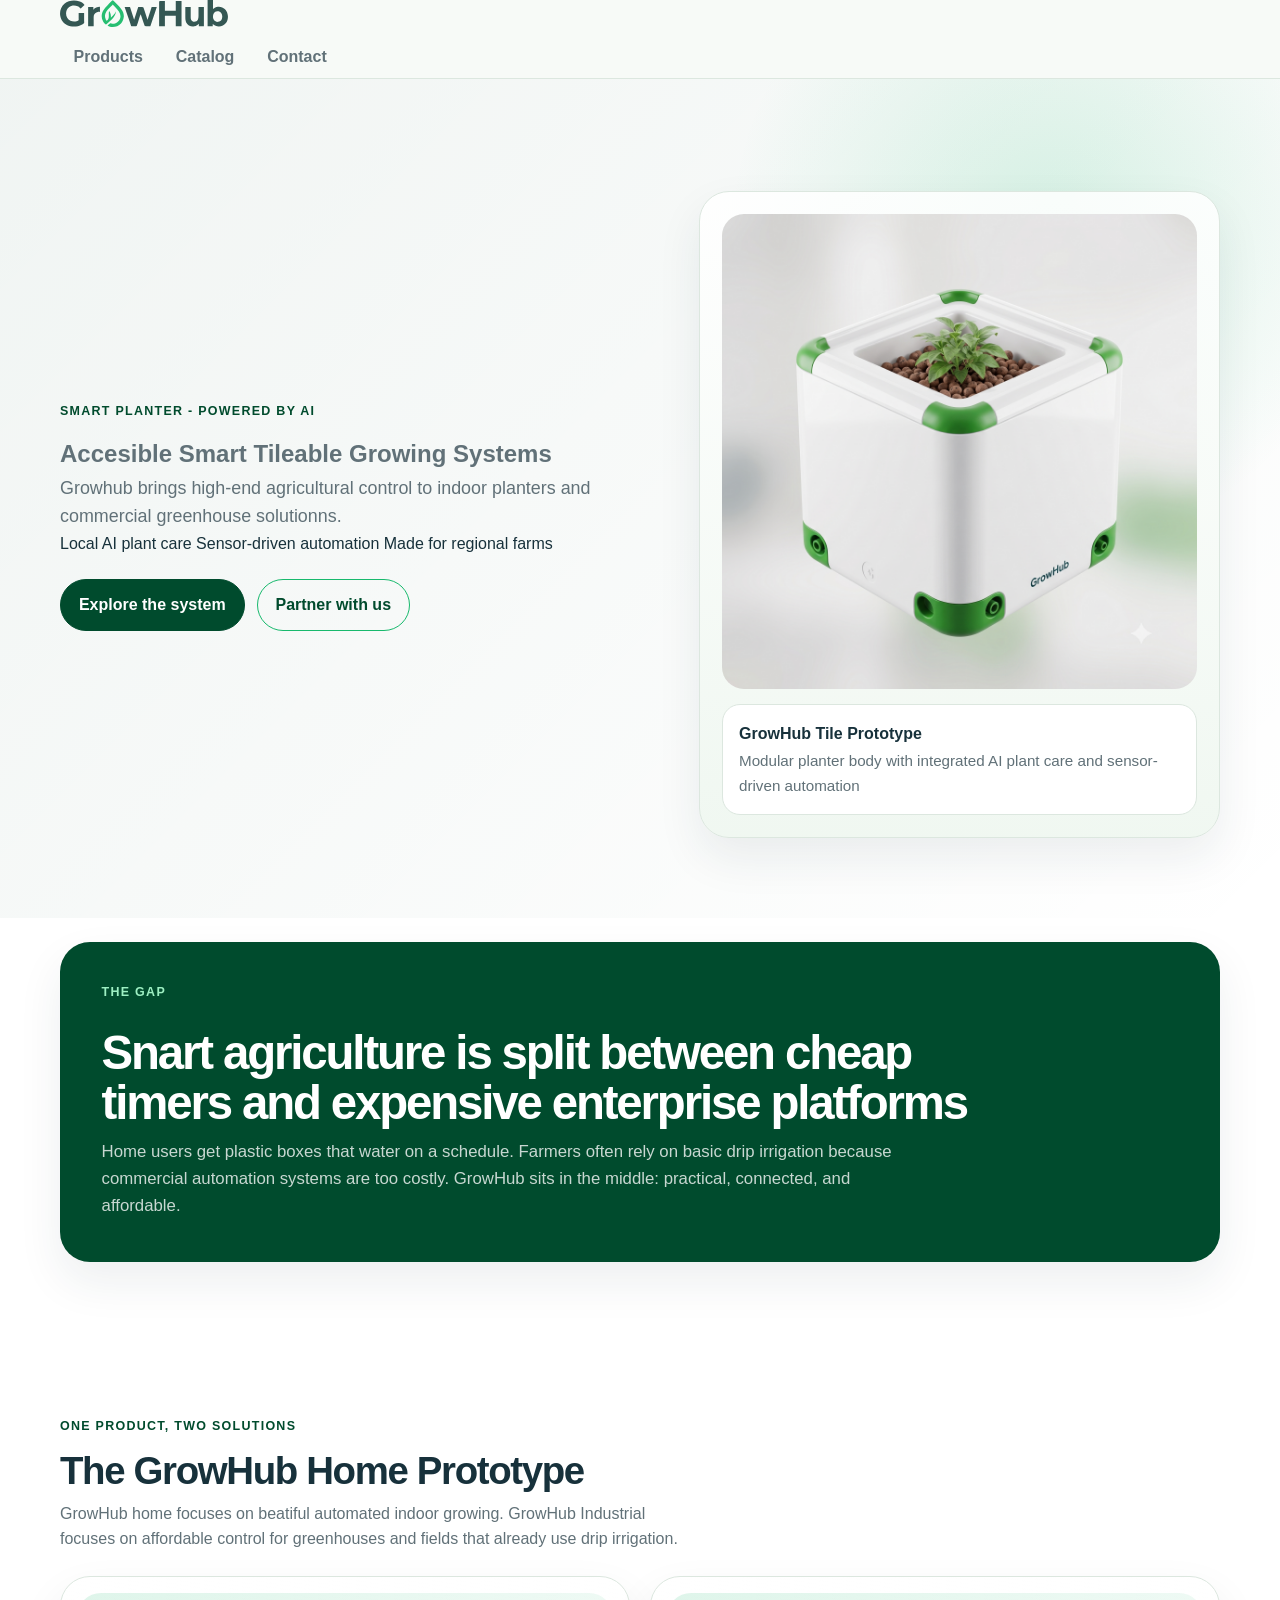
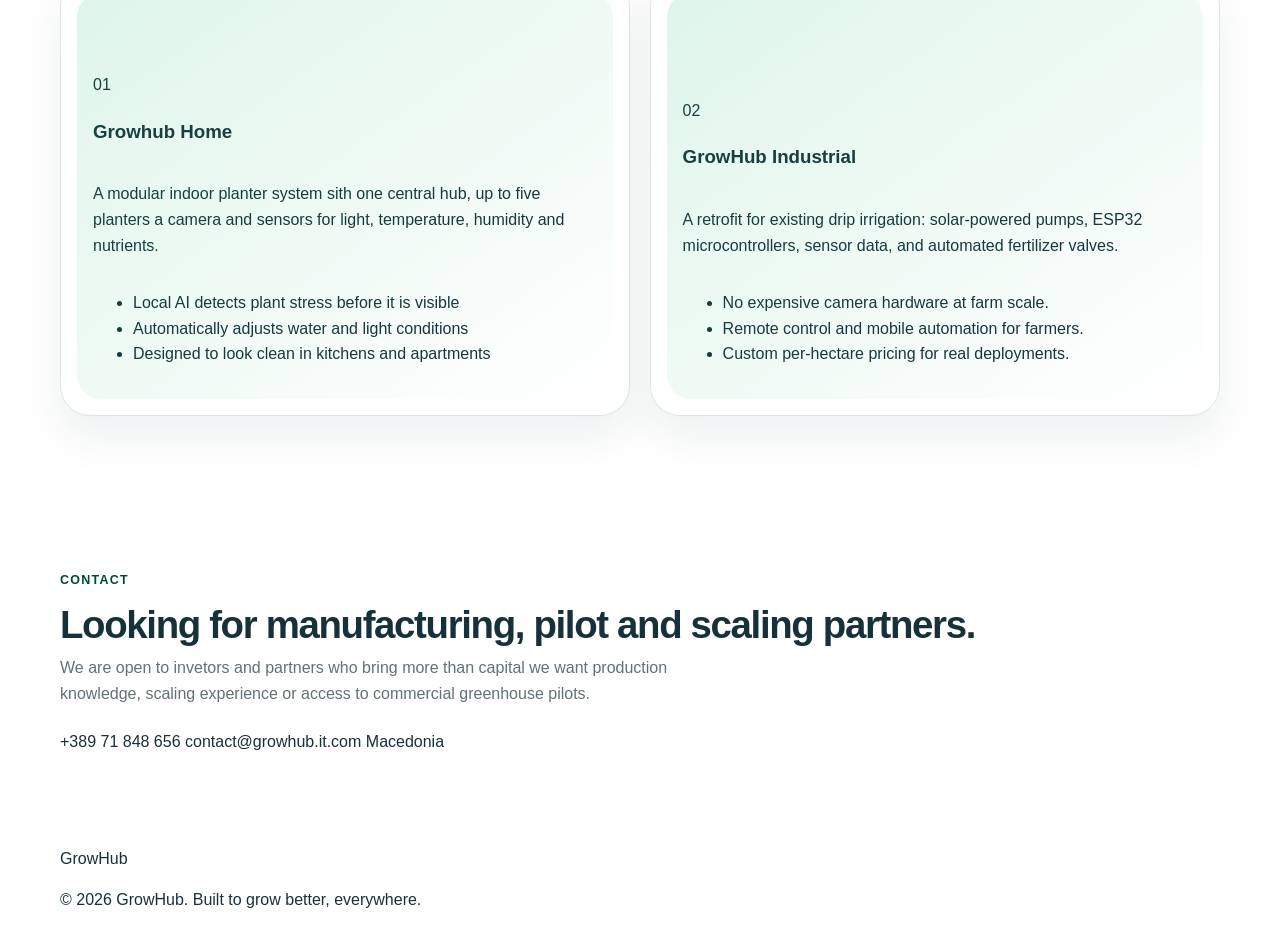
<file: Firmware/website/index.html>
<!DOCTYPE html>
<html lang="en">
    <head>
        <meta charset="UTF-8" />
        <meta name="viewport" content="width=device-width, initial-scale=1.0" />
        <meta 
            name="description"
            content="Growhub builds accesible smart tileable growing systems for indoor planters and commercial greenhouse solutions"
        />

        <title>Growhub | Smart Tileable Growing Systems</title>
        <link rel="icon" href="assets/img/favicon.svg" type="image/svg+xml" />
        <link rel="stylesheet" href="assets/css/styles.css" />
    </head>
    <body>
        <header class="site-header">
            <div class="container header-inner">
                <a class="brand focus-strip" href="index.html" aria-label="GrowHub home">
                    <img src="assets/img/growhub.svg" alt="Growhub logo" />
                </a>
                <button class="nav-toggle" dagta-nav-toggle aria-expanded="false" aria-label="Toggle menu">Menu</button>
                <nav class="nav-menu" data-nav-menu aria-label="Primary">
                    <a class="nav-link" href="#products">Products</a>
                    <a href="shop.html" class="nav-link">Catalog</a>
                    <a class="nav-link navcta" href="#contact">Contact</a>
                </nav>
            </div>
        </header>

        <main>
            <section class="hero">
                <div class="container hero-grid">
                    <div class="hero-copy">
                        <span class="kicker">Smart Planter - Powered by AI</span>
                        <h1>Accesible Smart Tileable Growing Systems</h1>
                        <p>
                            Growhub brings high-end agricultural control to indoor planters and commercial greenhouse solutionns.
                        </p>
                        <div class="eyebrow-row" aria-label="GrowHub highlights">
                            <spam class="pill">Local AI plant care</spam>
                            <spam class="pill">Sensor-driven automation</spam>
                            <spam class="pill">Made for regional farms</spam>
                        </div>
                        <div class="button-group">
                            <a class="btn btn-primary" href="#products">Explore the system</a>
                            <a class="btn btn-secondary" href="#contact">Partner with us</a>
                        </div>
                    </div>
                    <aside class="product-visual" aria-label="GrowHub tileable planter render">
                        <img src="assets/img/growhub_tile_render_v1.png" alt="Colored render of the GrowHub tileable planter" />
                        <div class="visual-note">
                            <strong>GrowHub Tile Prototype</strong>
                            <span>Modular planter body with integrated AI plant care and sensor-driven automation</span>
                        </div>
                    </aside>
                </div>
            </section>

            <section class="section compact-section">
                <div class="container">
                    <div class="problem-card">
                        <span class="kicker">The gap</span>
                        <h2>Snart agriculture is split between cheap timers and expensive enterprise platforms</h2>
                        <p>
                            Home users get plastic boxes that water on a schedule. Farmers often rely on basic drip irrigation because
                            commercial automation systems are too costly. GrowHub sits in the middle: practical, connected, and affordable.
                        </p>
                    </div>
                </div>
            </section>

            <section class="section" id="products">
                <div class="container">
                    <span class="kicker">One product, two solutions</span>
                    <h2 class="section-title">The GrowHub Home Prototype</h2>
                    <p class="section-lead">
                        GrowHub home focuses on beatiful automated indoor growing. GrowHub Industrial focuses on affordable
                        control for greenhouses and fields that already use drip irrigation.
                    </p>
                    <div class="product-grid">
                        <article class="product-card" id="home-system">
                            <span class="product-index">01</span>
                            <h3>Growhub Home</h3>
                            <p>
                                A modular indoor planter system sith one central hub, up to five planters a camera and sensors for light, temperature, humidity and nutrients.
                            </p>
                            <ul class="feature-list">
                                <li>Local AI detects plant stress before it is visible</li>
                                <li>Automatically adjusts water and light conditions</li>
                                <li>Designed to look clean in kitchens and apartments</li>
                            </ul>
                        </article>
                        <article class="product-card dark-card" id="industrial">
                            <span class="product-index">02</span>
                            <h3>GrowHub Industrial</h3>
                            <p>
                                A retrofit for existing drip irrigation: solar-powered pumps, ESP32 microcontrollers, sensor data, and automated fertilizer valves.
                            </p>
                            <ul class="feature-list">
                                <li>No expensive camera hardware at farm scale.</li>
                                <li>Remote control and mobile automation for farmers.</li>
                                <li>Custom per-hectare pricing for real deployments.</li>
                            </ul>
                        </article>
                    </div>
                </div>
            </section>

            <section class="section" id="contact">
                <div class="container">
                    <div>
                        <span class="kicker">Contact</span>
                        <h2 class="section-title">Looking for manufacturing, pilot and scaling partners.</h2>
                        <p class="section-lead">
                            We are open to invetors and partners who bring more than capital we want production knowledge, scaling experience or access to commercial
                            greenhouse pilots.
                        </p>
                        <div class="contact-list">
                            <a href="tel:+38971848656">+389 71 848 656</a>
                            <a href="mailto:contact@growhub.com">contact@growhub.it.com</a>
                            <span>Macedonia</span>
                        </div>
                    </div>
                </div>
            </section>
        </main>

        <footer class="site-footer">
            <div class="container footer-inner">
                <p>GrowHub</p>
                <p>&copy; <span data-year></span> GrowHub. Built to grow better, everywhere.</p>
            </div>
        </footer>

        <script src="assets/js/main.js"></script>
    </body>
</html>
</file>
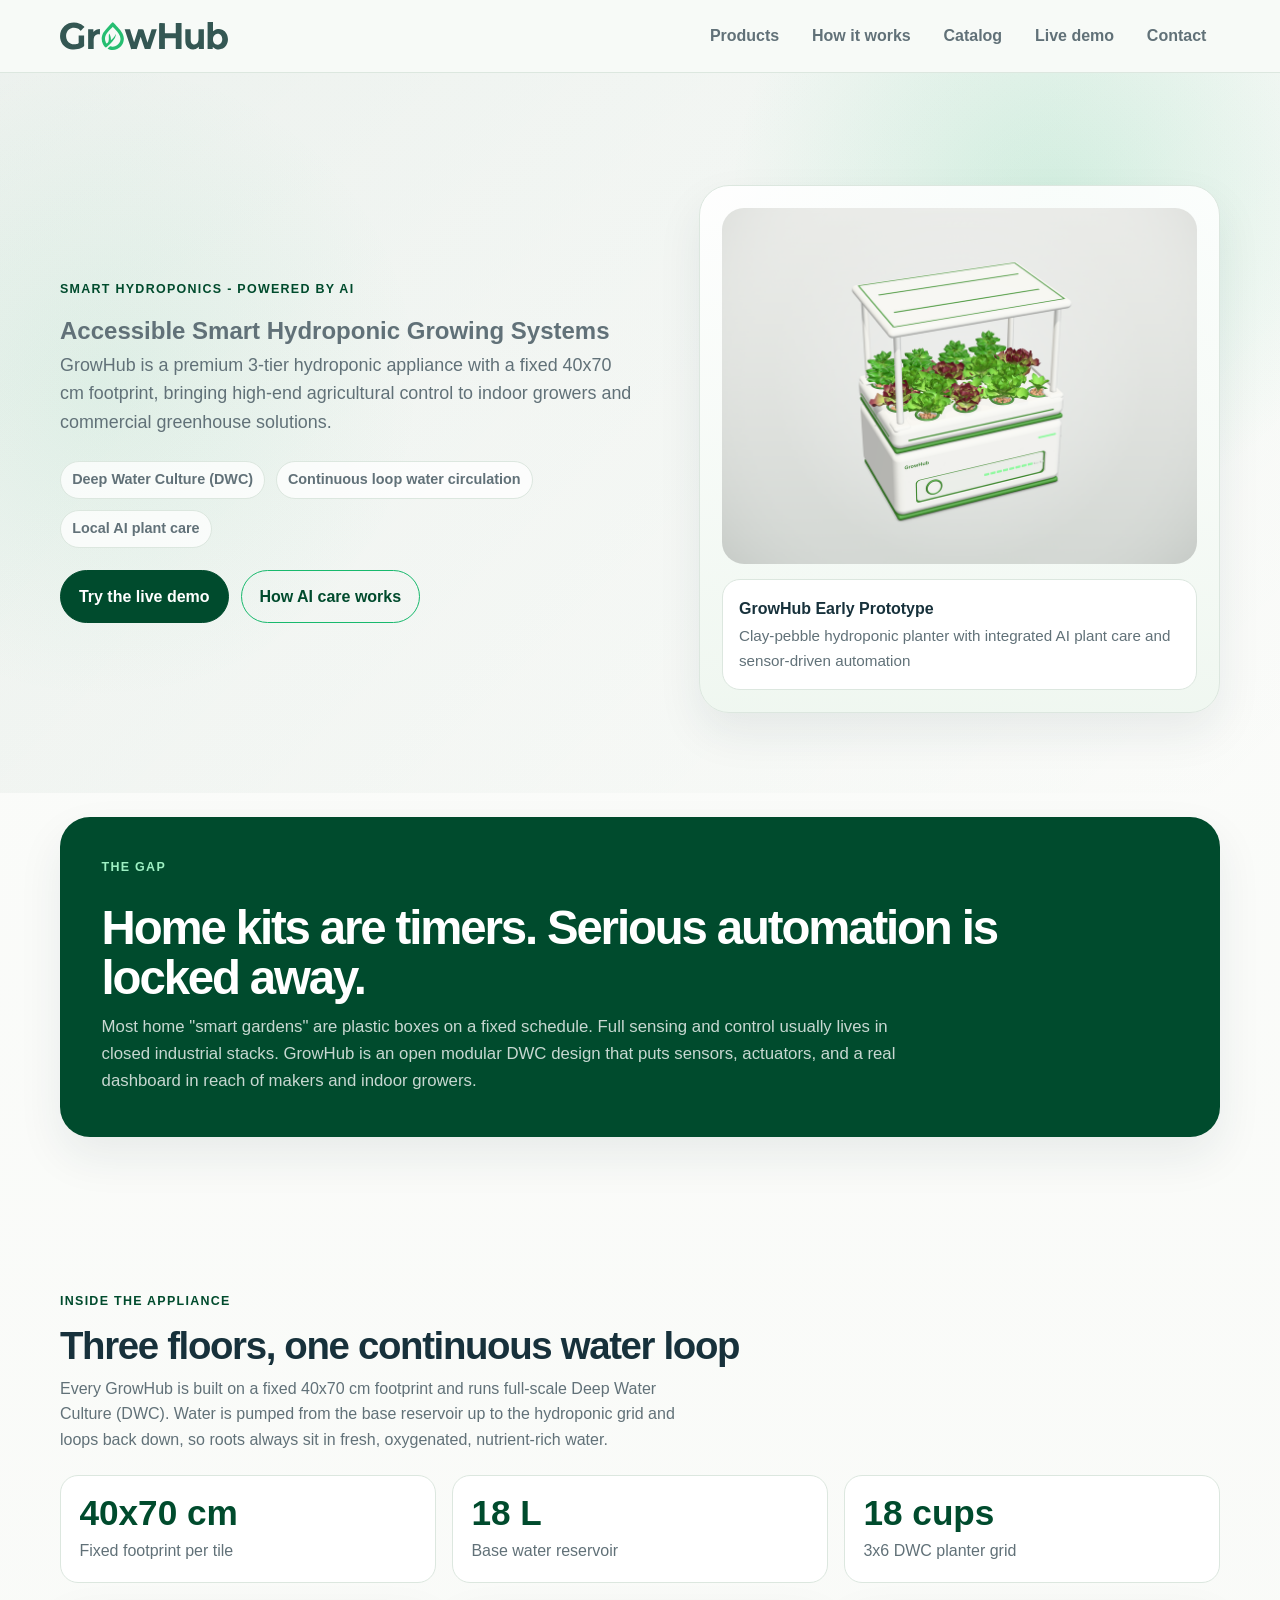
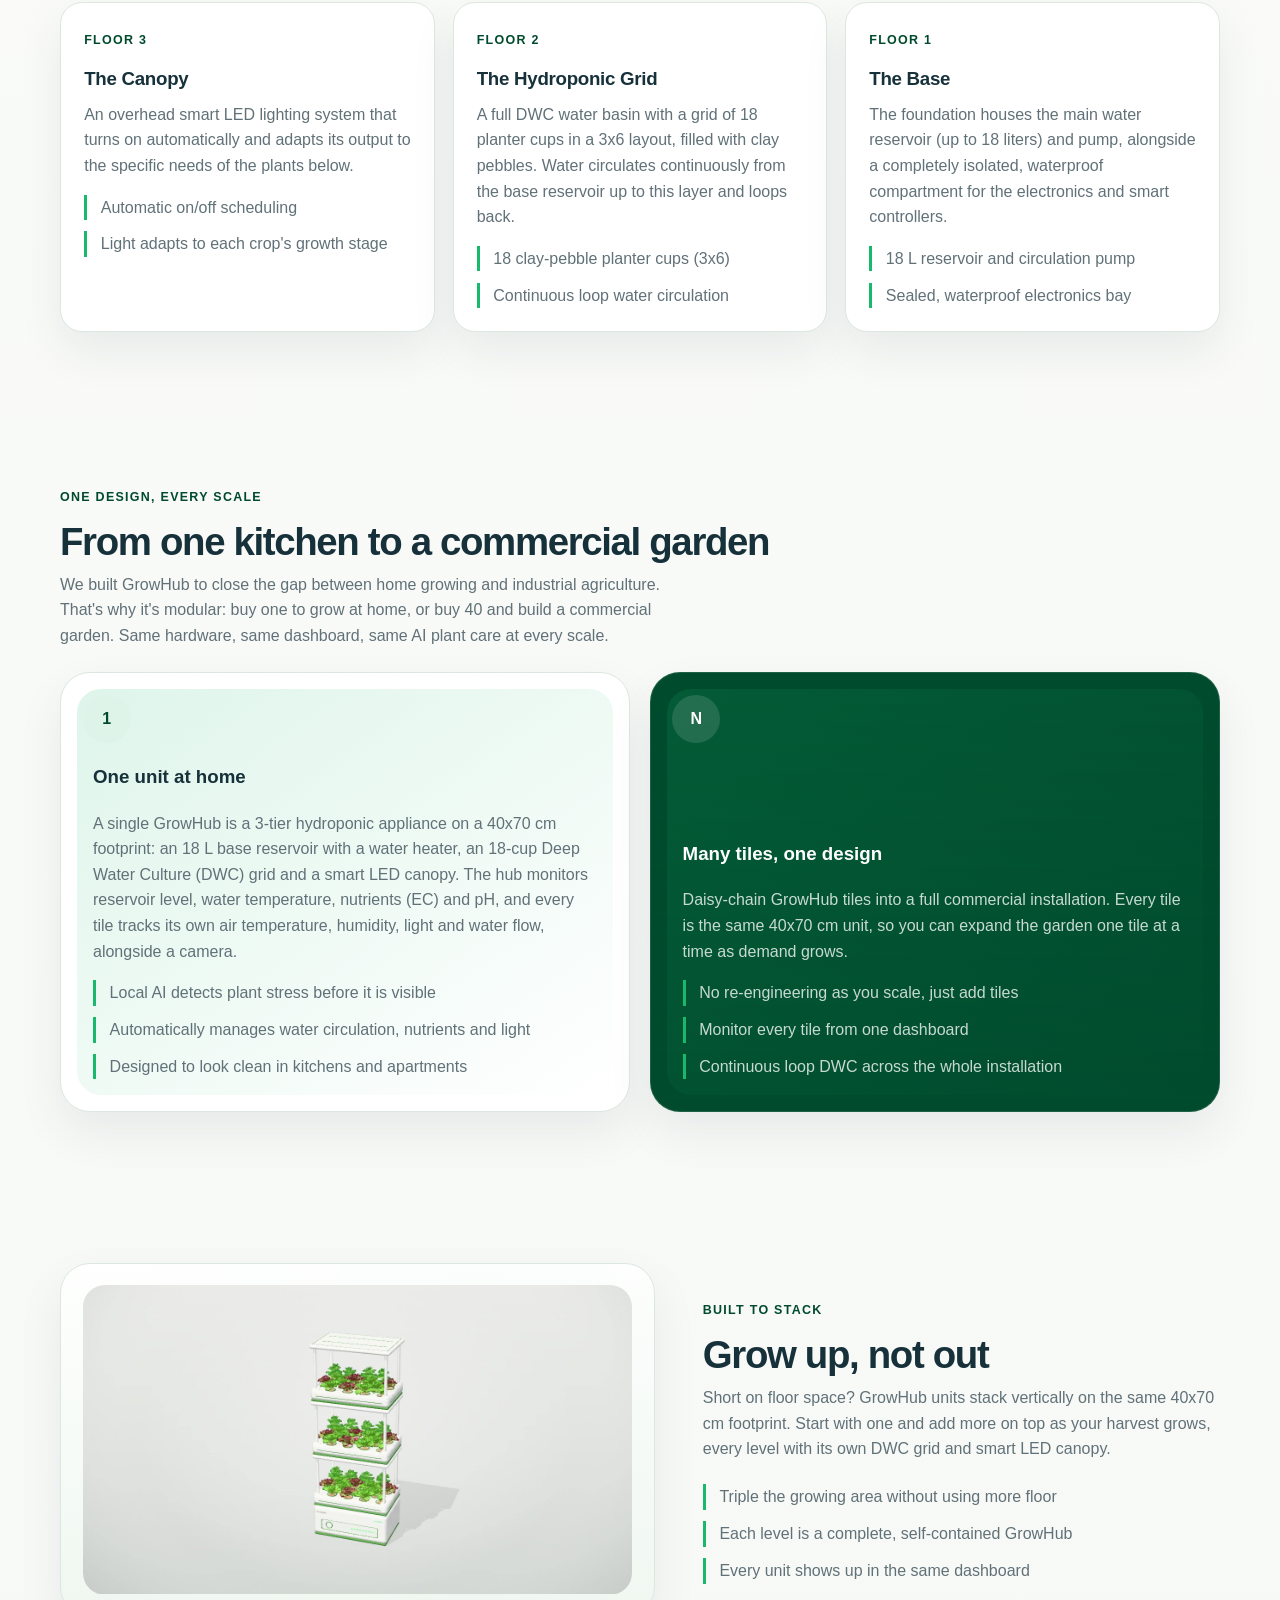
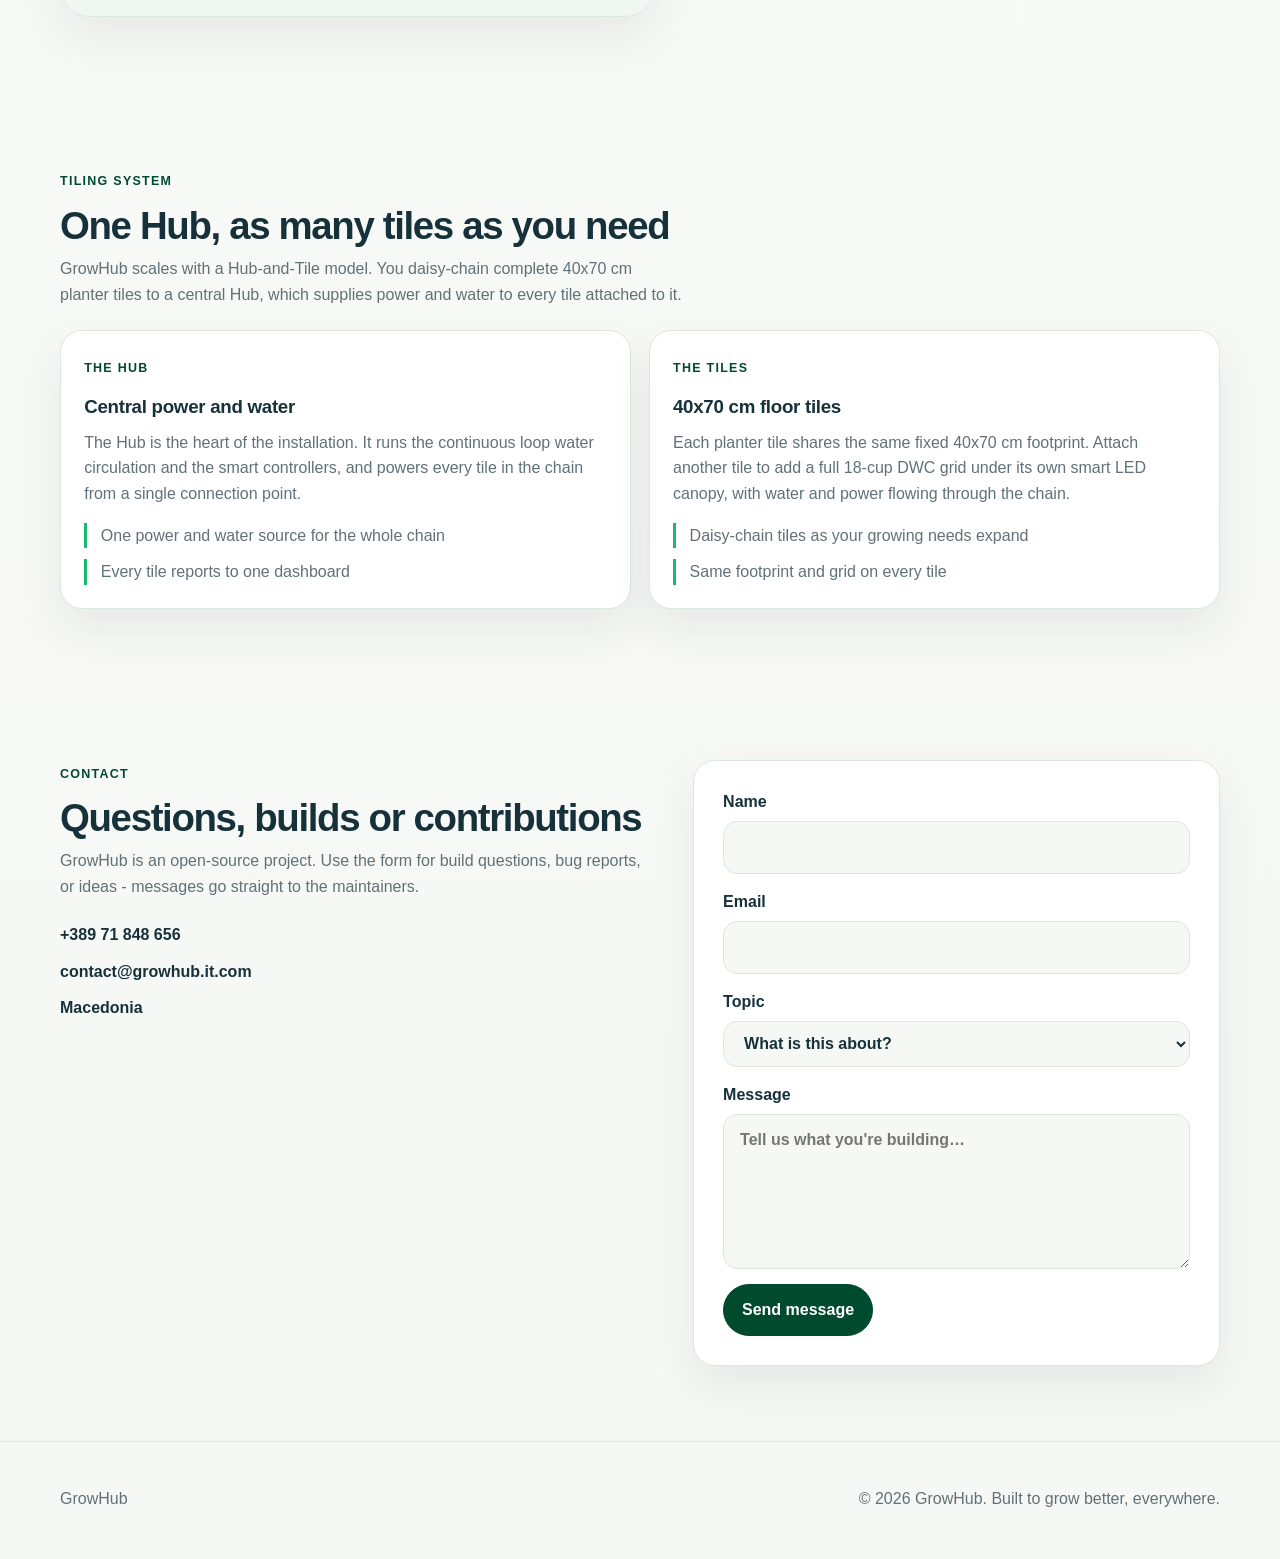
<file: Software/website/frontend/index.html>
<!DOCTYPE html>
<html lang="en">
    <head>
        <meta charset="UTF-8" />
        <meta name="viewport" content="width=device-width, initial-scale=1.0" />
        <meta 
            name="description"
            content="GrowHub is an open-source smart hydroponic growing systems: a 3-tier Deep Water Culture (DWC) appliance with local AI plant care."
        />

        <title>GrowHub | Smart Hydroponic Growing Systems</title>
        <link rel="icon" href="assets/img/favicon.svg" type="image/svg+xml" />
        <link rel="stylesheet" href="css/styles.css" />
    </head>
    <body>
        <header class="site-header">
            <div class="container header-inner">
                <a class="brand focus-strip" href="index.html" aria-label="GrowHub home">
                    <img src="assets/img/growhub.svg" alt="Growhub logo" />
                </a>
                <button class="nav-toggle" data-nav-toggle aria-expanded="false" aria-label="Toggle menu">Menu</button>
                <nav class="nav-menu" data-nav-menu aria-label="Primary">
                    <a class="nav-link" href="#products">Products</a>
                    <a href="how-it-works.html" class="nav-link">How it works</a>
                    <a href="shop.html" class="nav-link">Catalog</a>
                    <a href="demo.html" class="nav-link">Live demo</a>
                    <a class="nav-link navcta" href="#contact">Contact</a>
                </nav>
            </div>
        </header>

        <main>
            <section class="hero">
                <div class="container hero-grid">
                    <div class="hero-copy">
                        <span class="kicker">Smart Hydroponics - Powered by AI</span>
                        <h1>Accessible Smart Hydroponic Growing Systems</h1>
                        <p>
                            GrowHub is a premium 3-tier hydroponic appliance with a fixed 40x70 cm footprint, bringing high-end
                            agricultural control to indoor growers and commercial greenhouse solutions.
                        </p>
                        <div class="eyebrow-row" aria-label="GrowHub highlights">
                            <span class="pill">Deep Water Culture (DWC)</span>
                            <span class="pill">Continuous loop water circulation</span>
                            <span class="pill">Local AI plant care</span>
                        </div>
                        <div class="button-group">
                            <a class="btn btn-primary" href="demo.html">Try the live demo</a>
                            <a class="btn btn-secondary" href="how-it-works.html">How AI care works</a>
                        </div>
                    </div>
                    <aside class="product-visual" aria-label="GrowHub prototype render">
                        <img src="assets/img/growhub_render_v2.png" alt="Render of the GrowHub planter with lettuce growing under its light canopy" />
                        <div class="visual-note">
                            <strong>GrowHub Early Prototype</strong>
                            <span>Clay-pebble hydroponic planter with integrated AI plant care and sensor-driven automation</span>
                        </div>
                    </aside>
                </div>
            </section>

            <section class="section compact-section">
                <div class="container">
                    <div class="problem-card">
                        <span class="kicker">The gap</span>
                        <h2>Home kits are timers. Serious automation is locked away.</h2>
                        <p>
                            Most home "smart gardens" are plastic boxes on a fixed schedule. Full sensing and control usually lives
                            in closed industrial stacks. GrowHub is an open modular DWC design that puts sensors, actuators,
                            and a real dashboard in reach of makers and indoor growers.
                        </p>
                    </div>
                </div>
            </section>

            <section class="section" id="system">
                <div class="container">
                    <span class="kicker">Inside the appliance</span>
                    <h2 class="section-title">Three floors, one continuous water loop</h2>
                    <p class="section-lead">
                        Every GrowHub is built on a fixed 40x70 cm footprint and runs full-scale Deep Water Culture (DWC). Water
                        is pumped from the base reservoir up to the hydroponic grid and loops back down, so roots always sit in
                        fresh, oxygenated, nutrient-rich water.
                    </p>
                    <div class="number-strip" aria-label="GrowHub key specifications">
                        <div class="number-card">
                            <strong>40x70 cm</strong>
                            <p class="label">Fixed footprint per tile</p>
                        </div>
                        <div class="number-card">
                            <strong>18 L</strong>
                            <p class="label">Base water reservoir</p>
                        </div>
                        <div class="number-card">
                            <strong>18 cups</strong>
                            <p class="label">3x6 DWC planter grid</p>
                        </div>
                    </div>
                    <div class="grid grid-3 tier-grid">
                        <article class="card">
                            <span class="kicker">Floor 3</span>
                            <h3>The Canopy</h3>
                            <p>
                                An overhead smart LED lighting system that turns on automatically and adapts its output to the
                                specific needs of the plants below.
                            </p>
                            <ul class="feature-list">
                                <li>Automatic on/off scheduling</li>
                                <li>Light adapts to each crop's growth stage</li>
                            </ul>
                        </article>
                        <article class="card">
                            <span class="kicker">Floor 2</span>
                            <h3>The Hydroponic Grid</h3>
                            <p>
                                A full DWC water basin with a grid of 18 planter cups in a 3x6 layout, filled with clay pebbles.
                                Water circulates continuously from the base reservoir up to this layer and loops back.
                            </p>
                            <ul class="feature-list">
                                <li>18 clay-pebble planter cups (3x6)</li>
                                <li>Continuous loop water circulation</li>
                            </ul>
                        </article>
                        <article class="card">
                            <span class="kicker">Floor 1</span>
                            <h3>The Base</h3>
                            <p>
                                The foundation houses the main water reservoir (up to 18 liters) and pump, alongside a completely
                                isolated, waterproof compartment for the electronics and smart controllers.
                            </p>
                            <ul class="feature-list">
                                <li>18 L reservoir and circulation pump</li>
                                <li>Sealed, waterproof electronics bay</li>
                            </ul>
                        </article>
                    </div>
                </div>
            </section>

            <section class="section" id="products">
                <div class="container">
                    <span class="kicker">One design, every scale</span>
                    <h2 class="section-title">From one kitchen to a commercial garden</h2>
                    <p class="section-lead">
                        We built GrowHub to close the gap between home growing and industrial agriculture. That's why it's
                        modular: buy one to grow at home, or buy 40 and build a commercial garden. Same hardware, same
                        dashboard, same AI plant care at every scale.
                    </p>
                    <div class="product-grid">
                        <article class="product-card" id="single-unit">
                            <span class="product-index">1</span>
                            <h3>One unit at home</h3>
                            <p>
                                A single GrowHub is a 3-tier hydroponic appliance on a 40x70 cm footprint: an 18 L base
                                reservoir with a water heater, an 18-cup Deep Water Culture (DWC) grid and a smart LED canopy.
                                The hub monitors reservoir level, water temperature, nutrients (EC) and pH, and every tile
                                tracks its own air temperature, humidity, light and water flow, alongside a camera.
                            </p>
                            <ul class="feature-list">
                                <li>Local AI detects plant stress before it is visible</li>
                                <li>Automatically manages water circulation, nutrients and light</li>
                                <li>Designed to look clean in kitchens and apartments</li>
                            </ul>
                        </article>
                        <article class="product-card dark-card" id="commercial-garden">
                            <span class="product-index">N</span>
                            <h3>Many tiles, one design</h3>
                            <p>
                                Daisy-chain GrowHub tiles into a full commercial installation. Every tile is the same 40x70 cm
                                unit, so you can expand the garden one tile at a time as demand grows.
                            </p>
                            <ul class="feature-list">
                                <li>No re-engineering as you scale, just add tiles</li>
                                <li>Monitor every tile from one dashboard</li>
                                <li>Continuous loop DWC across the whole installation</li>
                            </ul>
                        </article>
                    </div>
                </div>
            </section>

            <section class="section" id="stacking">
                <div class="container stack-showcase">
                    <figure class="product-visual stack-visual">
                        <video
                            src="assets/video/growhub-stack.mp4"
                            poster="assets/img/growhub_stack_poster.jpg"
                            autoplay
                            muted
                            loop
                            playsinline
                            preload="metadata"
                            data-autoplay-video
                            aria-label="Animation of a single GrowHub unit stacking into a three-unit tower"
                        ></video>
                    </figure>
                    <div class="stack-copy">
                        <span class="kicker">Built to stack</span>
                        <h2 class="section-title">Grow up, not out</h2>
                        <p class="section-lead">
                            Short on floor space? GrowHub units stack vertically on the same 40x70 cm footprint. Start with one
                            and add more on top as your harvest grows, every level with its own DWC grid and smart LED canopy.
                        </p>
                        <ul class="feature-list">
                            <li>Triple the growing area without using more floor</li>
                            <li>Each level is a complete, self-contained GrowHub</li>
                            <li>Every unit shows up in the same dashboard</li>
                        </ul>
                    </div>
                </div>
            </section>

            <section class="section" id="tiling">
                <div class="container">
                    <span class="kicker">Tiling System</span>
                    <h2 class="section-title">One Hub, as many tiles as you need</h2>
                    <p class="section-lead">
                        GrowHub scales with a Hub-and-Tile model. You daisy-chain complete 40x70 cm planter tiles to a central
                        Hub, which supplies power and water to every tile attached to it.
                    </p>
                    <div class="split-panel">
                        <article class="card">
                            <span class="kicker">The Hub</span>
                            <h3>Central power and water</h3>
                            <p>
                                The Hub is the heart of the installation. It runs the continuous loop water circulation and the
                                smart controllers, and powers every tile in the chain from a single connection point.
                            </p>
                            <ul class="feature-list">
                                <li>One power and water source for the whole chain</li>
                                <li>Every tile reports to one dashboard</li>
                            </ul>
                        </article>
                        <article class="card">
                            <span class="kicker">The Tiles</span>
                            <h3>40x70 cm floor tiles</h3>
                            <p>
                                Each planter tile shares the same fixed 40x70 cm footprint. Attach another tile to add a full
                                18-cup DWC grid under its own smart LED canopy, with water and power flowing through the chain.
                            </p>
                            <ul class="feature-list">
                                <li>Daisy-chain tiles as your growing needs expand</li>
                                <li>Same footprint and grid on every tile</li>
                            </ul>
                        </article>
                    </div>
                </div>
            </section>

            <section class="section" id="contact">
                <div class="container contact-layout">
                    <div>
                        <span class="kicker">Contact</span>
                        <h2 class="section-title">Questions, builds or contributions</h2>
                        <p class="section-lead">
                            GrowHub is an open-source project. Use the form for build questions, bug reports, or ideas -
                            messages go straight to the maintainers.
                        </p>
                        <div class="contact-list">
                            <a href="tel:+38971848656">+389 71 848 656</a>
                            <span>contact@growhub.it.com</span>
                            <span>Macedonia</span>
                        </div>
                    </div>
                    <form class="contact-form" id="contact-form" novalidate>
                        <label>
                            Name
                            <input type="text" name="name" autocomplete="name" maxlength="80" required />
                        </label>
                        <label>
                            Email
                            <input type="email" name="email" autocomplete="email" maxlength="120" required />
                        </label>
                        <label>
                            Topic
                            <select name="topic" required>
                                <option value="" disabled selected>What is this about?</option>
                                <option value="Question">General Question</option>
                                <option value="Hardware build">Hardware build help</option>
                                <option value="Software / firmware">Software or firmware</option>
                                <option value="Contributing">Contributing</option>
                                <option value="Other">Other</option>
                            </select>
                        </label>
                        <label>
                            Message
                            <textarea name="message" rows="5" maxlength="4000" required placeholder="Tell us what you're building…"></textarea>
                        </label>
                        <label class="contact-honeypot" aria-hidden="true">
                            Company
                            <input type="text" name="company" tabindex="-1" autocomplete="off" />
                        </label>
                        <p class="contact-status" id="contact-status" role="status" hidden></p>
                        <button type="submit" class="btn btn-primary" id="contact-submit">Send message</button>
                    </form>
                </div>
            </section>
        </main>

        <footer class="site-footer">
            <div class="container footer-inner">
                <p>GrowHub</p>
                <p>&copy; <span data-year></span> GrowHub. Built to grow better, everywhere.</p>
            </div>
        </footer>

        <script src="js/main.js?v=demo6"></script>
        <script src="js/contact.js"></script>
    </body>
</html>
</file>
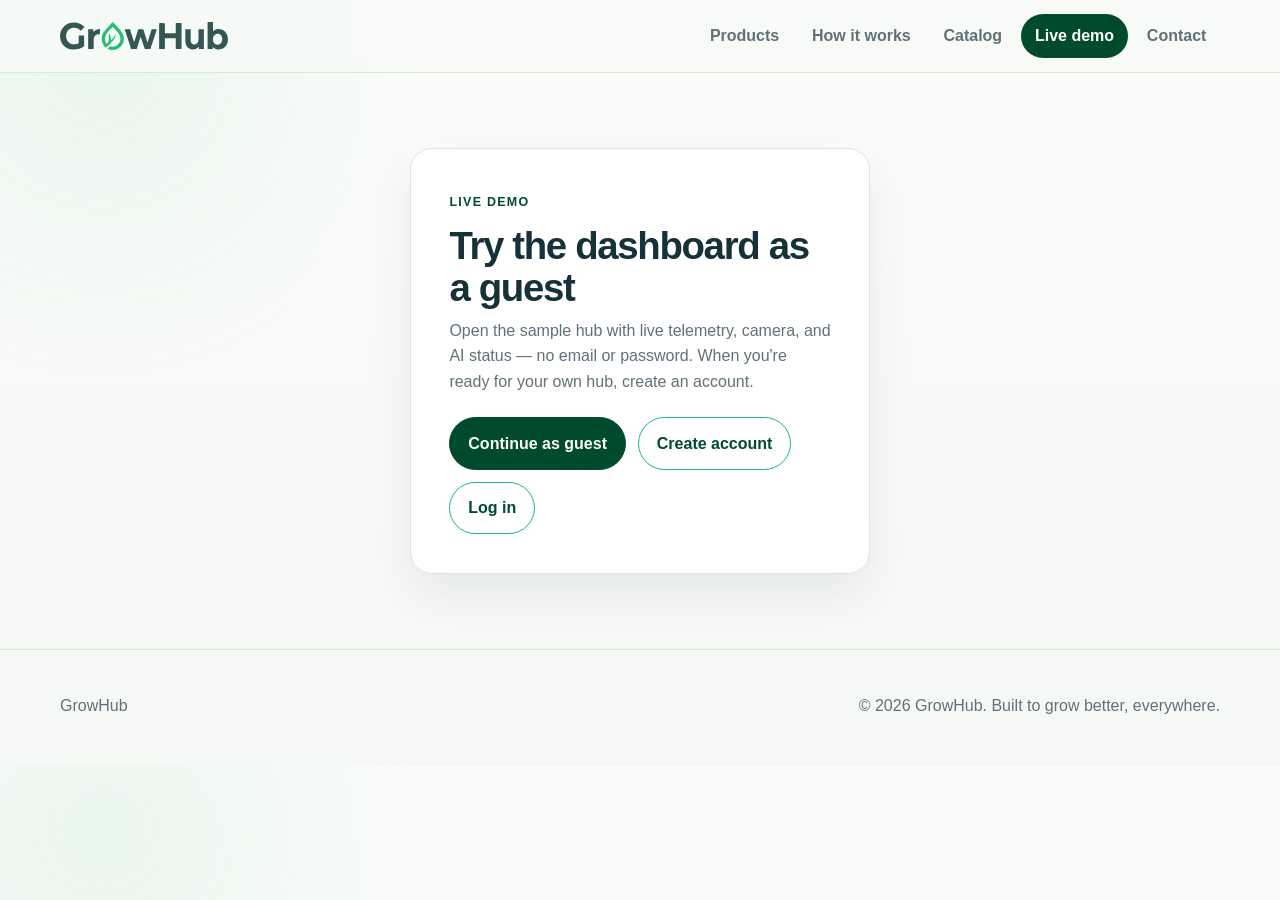
<file: Software/website/frontend/demo.html>
<!DOCTYPE html>
<html lang="en">
<head>
    <meta charset="UTF-8">
    <meta name="viewport" content="width=device-width, initial-scale=1.0">
    <meta name="description" content="Open the GrowHub live dashboard demo — no account required.">
    <title>GrowHub | Live demo</title>
    <link rel="stylesheet" href="css/styles.css">
    <link rel="icon" href="assets/img/favicon.svg">
</head>
<body>
    <header class="site-header">
        <div class="container header-inner">
            <a class="brand focus-strip" href="index.html" aria-label="GrowHub home">
                <img src="assets/img/growhub.svg" alt="GrowHub logo" />
            </a>
            <button class="nav-toggle" data-nav-toggle aria-expanded="false" aria-label="Toggle Menu">Menu</button>
            <nav class="nav-menu" data-nav-menu aria-label="Primary">
                <a class="nav-link" href="index.html#products">Products</a>
                <a href="how-it-works.html" class="nav-link">How it works</a>
                <a href="shop.html" class="nav-link">Catalog</a>
                <a href="demo.html" class="nav-link active">Live demo</a>
                <a href="index.html#contact" class="nav-link navcta">Contact</a>
            </nav>
        </div>
    </header>

    <main class="section auth-page">
        <div class="container">
            <section class="auth-card" aria-labelledby="demo-title">
                <span class="kicker">Live demo</span>
                <h1 class="section-title" id="demo-title">Try the dashboard as a guest</h1>
                <p class="section-lead" id="demo-lead">
                    Open the sample hub with live telemetry, camera, and AI status — no email or password.
                    When you're ready for your own hub, create an account.
                </p>
                <p class="auth-error" id="demo-error" role="alert" hidden></p>
                <div class="button-group" id="demo-actions">
                    <a class="btn btn-primary" href="dashboard.html?demo=1" data-demo-entry>Continue as guest</a>
                    <a class="btn btn-secondary" href="login.html?mode=register">Create account</a>
                    <a class="btn btn-secondary" href="login.html">Log in</a>
                </div>
                <p class="auth-hint" id="demo-entry-status" hidden></p>
            </section>
        </div>
    </main>

    <footer class="site-footer">
        <div class="container footer-inner">
            <p>GrowHub</p>
            <p>&copy; <span data-year></span> GrowHub. Built to grow better, everywhere.</p>
        </div>
    </footer>

    <script src="js/main.js?v=demo7"></script>
    <script src="js/demo-entry.js?v=demo7"></script>
    <script src="js/demo.js"></script>
</body>
</html>
</file>
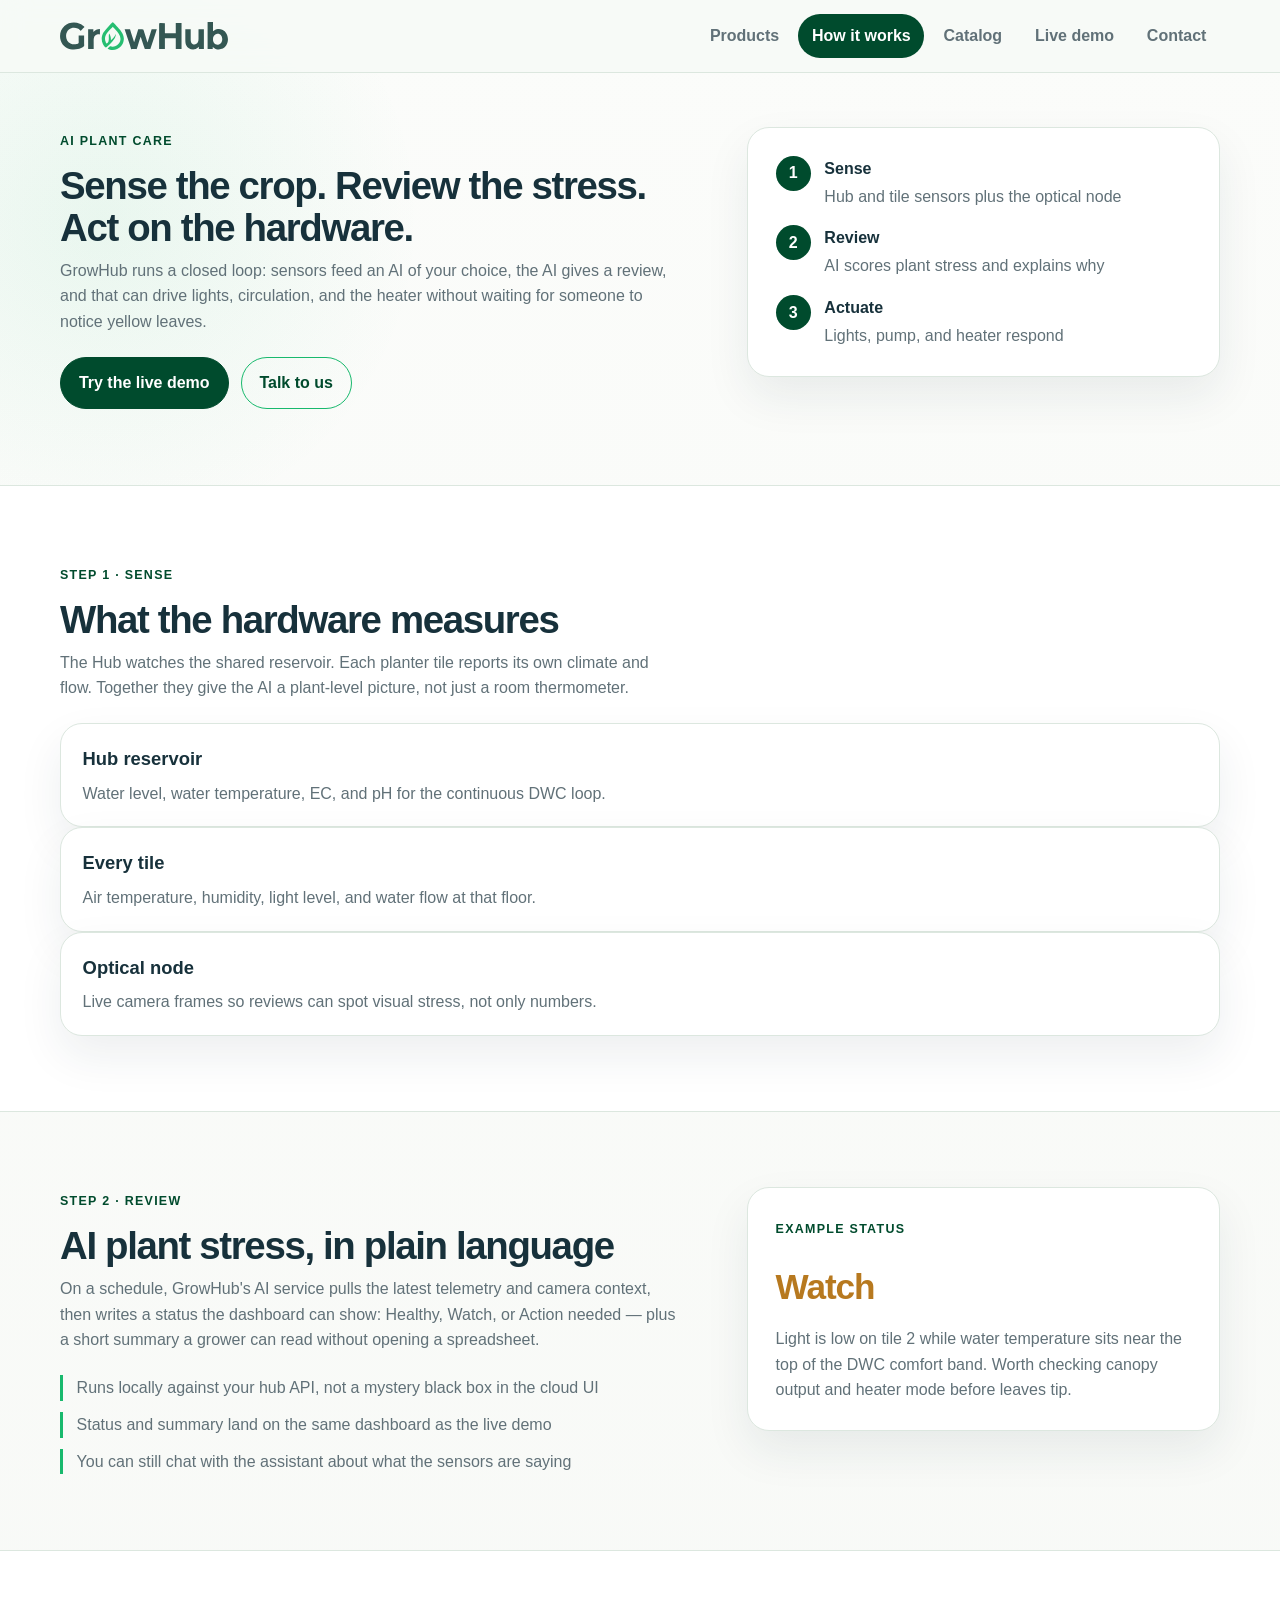
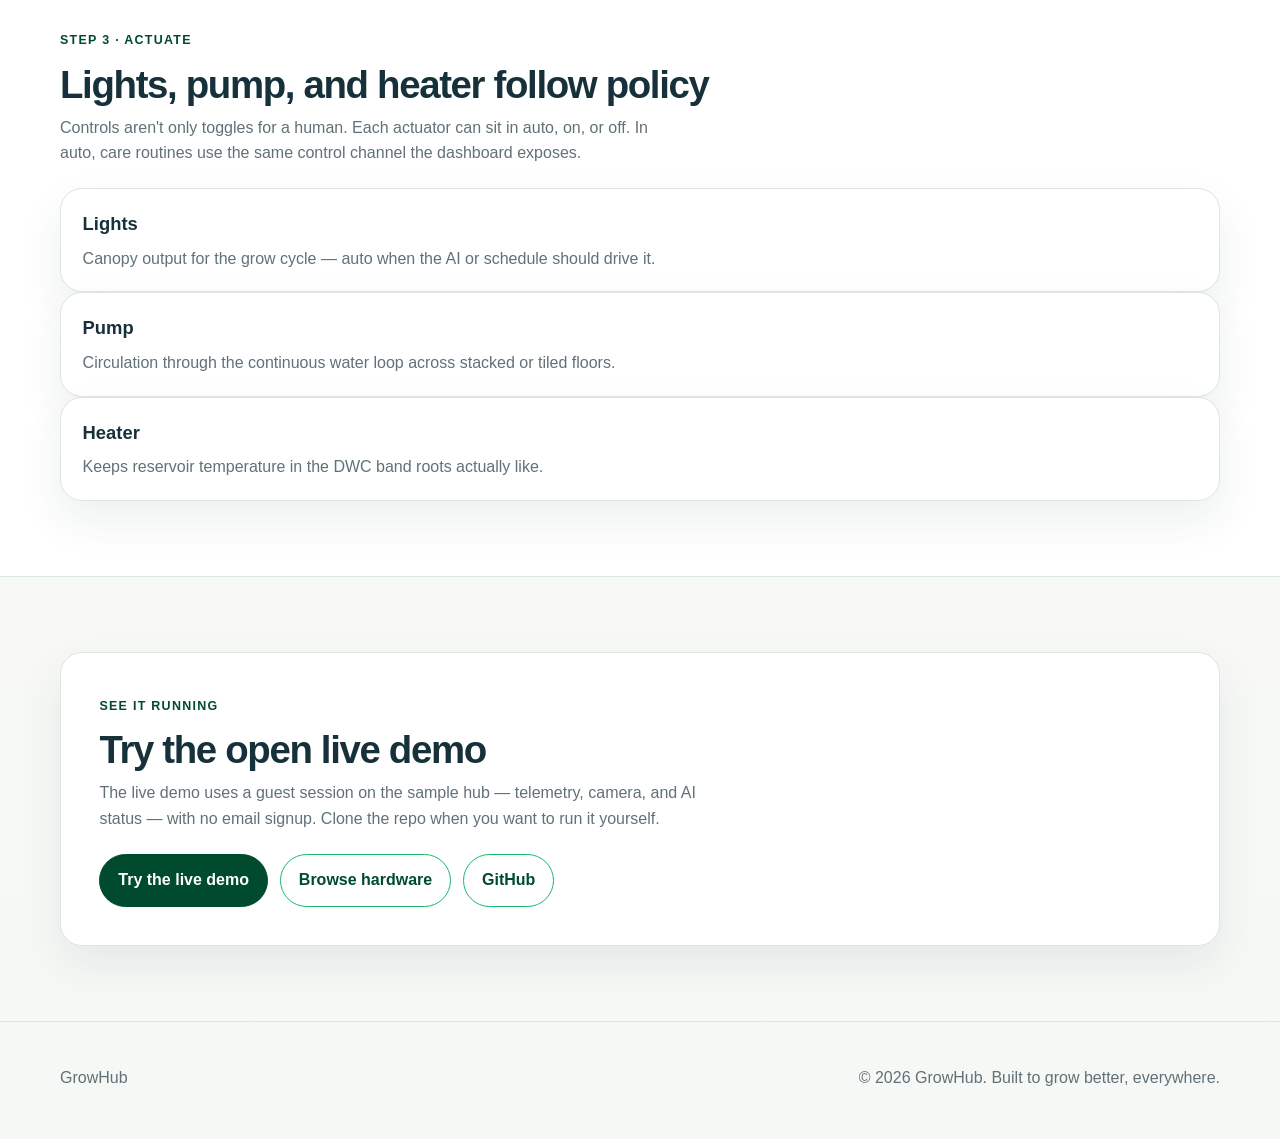
<file: Software/website/frontend/how-it-works.html>
<!DOCTYPE html>
<html lang="en">
<head>
    <meta charset="UTF-8">
    <meta name="viewport" content="width=device-width, initial-scale=1.0">
    <meta
        name="description"
        content="How GrowHub AI plant care works: sensors read the crop, the AI reviews stress, then lights, pump and heater respond."
    >
    <title>GrowHub | How AI care works</title>
    <link rel="stylesheet" href="css/styles.css">
    <link rel="icon" href="assets/img/favicon.svg">
</head>
<body>
    <header class="site-header">
        <div class="container header-inner">
            <a class="brand focus-strip" href="index.html" aria-label="GrowHub home">
                <img src="assets/img/growhub.svg" alt="GrowHub logo" />
            </a>
            <button class="nav-toggle" data-nav-toggle aria-expanded="false" aria-label="Toggle Menu">Menu</button>
            <nav class="nav-menu" data-nav-menu aria-label="Primary">
                <a class="nav-link" href="index.html#products">Products</a>
                <a href="how-it-works.html" class="nav-link active">How it works</a>
                <a href="shop.html" class="nav-link">Catalog</a>
                <a href="demo.html" class="nav-link">Live demo</a>
                <a href="index.html#contact" class="nav-link navcta">Contact</a>
            </nav>
        </div>
    </header>

    <main>
        <section class="section how-hero">
            <div class="container how-hero-grid">
                <div>
                    <span class="kicker">AI plant care</span>
                    <h1 class="section-title">Sense the crop. Review the stress. Act on the hardware.</h1>
                    <p class="section-lead">
                        GrowHub runs a closed loop: sensors feed an AI of your choice, the AI gives a review,
                        and that can drive lights, circulation, and the heater without waiting for someone to notice yellow leaves.
                    </p>
                    <div class="button-group">
                        <a class="btn btn-primary" href="demo.html">Try the live demo</a>
                        <a class="btn btn-secondary" href="index.html#contact">Talk to us</a>
                    </div>
                </div>
                <aside class="how-loop" aria-label="Care loop">
                    <ol class="how-loop-steps">
                        <li>
                            <span class="how-step-index">1</span>
                            <div>
                                <strong>Sense</strong>
                                <p>Hub and tile sensors plus the optical node</p>
                            </div>
                        </li>
                        <li>
                            <span class="how-step-index">2</span>
                            <div>
                                <strong>Review</strong>
                                <p>AI scores plant stress and explains why</p>
                            </div>
                        </li>
                        <li>
                            <span class="how-step-index">3</span>
                            <div>
                                <strong>Actuate</strong>
                                <p>Lights, pump, and heater respond</p>
                            </div>
                        </li>
                    </ol>
                </aside>
            </div>
        </section>

        <section class="section quiet-section" id="sense">
            <div class="container">
                <span class="kicker">Step 1 · Sense</span>
                <h2 class="section-title">What the hardware measures</h2>
                <p class="section-lead">
                    The Hub watches the shared reservoir. Each planter tile reports its own climate and flow.
                    Together they give the AI a plant-level picture, not just a room thermometer.
                </p>
                <div class="grid-3 how-detail-grid">
                    <article class="how-detail-card">
                        <h3>Hub reservoir</h3>
                        <p>Water level, water temperature, EC, and pH for the continuous DWC loop.</p>
                    </article>
                    <article class="how-detail-card">
                        <h3>Every tile</h3>
                        <p>Air temperature, humidity, light level, and water flow at that floor.</p>
                    </article>
                    <article class="how-detail-card">
                        <h3>Optical node</h3>
                        <p>Live camera frames so reviews can spot visual stress, not only numbers.</p>
                    </article>
                </div>
            </div>
        </section>

        <section class="section" id="review">
            <div class="container how-split">
                <div>
                    <span class="kicker">Step 2 · Review</span>
                    <h2 class="section-title">AI plant stress, in plain language</h2>
                    <p class="section-lead">
                        On a schedule, GrowHub's AI service pulls the latest telemetry and camera context, then
                        writes a status the dashboard can show: Healthy, Watch, or Action needed — plus a short
                        summary a grower can read without opening a spreadsheet.
                    </p>
                    <ul class="feature-list">
                        <li>Runs locally against your hub API, not a mystery black box in the cloud UI</li>
                        <li>Status and summary land on the same dashboard as the live demo</li>
                        <li>You can still chat with the assistant about what the sensors are saying</li>
                    </ul>
                </div>
                <aside class="how-status-card" aria-label="Example AI status">
                    <span class="kicker">Example status</span>
                    <strong>Watch</strong>
                    <p>
                        Light is low on tile 2 while water temperature sits near the top of the DWC comfort band.
                        Worth checking canopy output and heater mode before leaves tip.
                    </p>
                </aside>
            </div>
        </section>

        <section class="section quiet-section" id="actuate">
            <div class="container">
                <span class="kicker">Step 3 · Actuate</span>
                <h2 class="section-title">Lights, pump, and heater follow policy</h2>
                <p class="section-lead">
                    Controls aren't only toggles for a human. Each actuator can sit in auto, on, or off.
                    In auto, care routines use the same control channel the dashboard exposes.
                </p>
                <div class="grid-3 how-detail-grid">
                    <article class="how-detail-card">
                        <h3>Lights</h3>
                        <p>Canopy output for the grow cycle — auto when the AI or schedule should drive it.</p>
                    </article>
                    <article class="how-detail-card">
                        <h3>Pump</h3>
                        <p>Circulation through the continuous water loop across stacked or tiled floors.</p>
                    </article>
                    <article class="how-detail-card">
                        <h3>Heater</h3>
                        <p>Keeps reservoir temperature in the DWC band roots actually like.</p>
                    </article>
                </div>
            </div>
        </section>

        <section class="section" id="see-it">
            <div class="container how-cta">
                <span class="kicker">See it running</span>
                <h2 class="section-title">Try the open live demo</h2>
                <p class="section-lead">
                    The live demo uses a guest session on the sample hub — telemetry, camera, and AI status —
                    with no email signup. Clone the repo when you want to run it yourself.
                </p>
                <div class="button-group">
                    <a class="btn btn-primary" href="demo.html">Try the live demo</a>
                    <a class="btn btn-secondary" href="shop.html">Browse hardware</a>
                    <a class="btn btn-secondary" href="https://github.com/Ajakovski/GrowHub">GitHub</a>
                </div>
            </div>
        </section>
    </main>

    <footer class="site-footer">
        <div class="container footer-inner">
            <p>GrowHub</p>
            <p>&copy; <span data-year></span> GrowHub. Built to grow better, everywhere.</p>
        </div>
    </footer>

    <script src="js/main.js?v=demo6"></script>
</body>
</html>
</file>
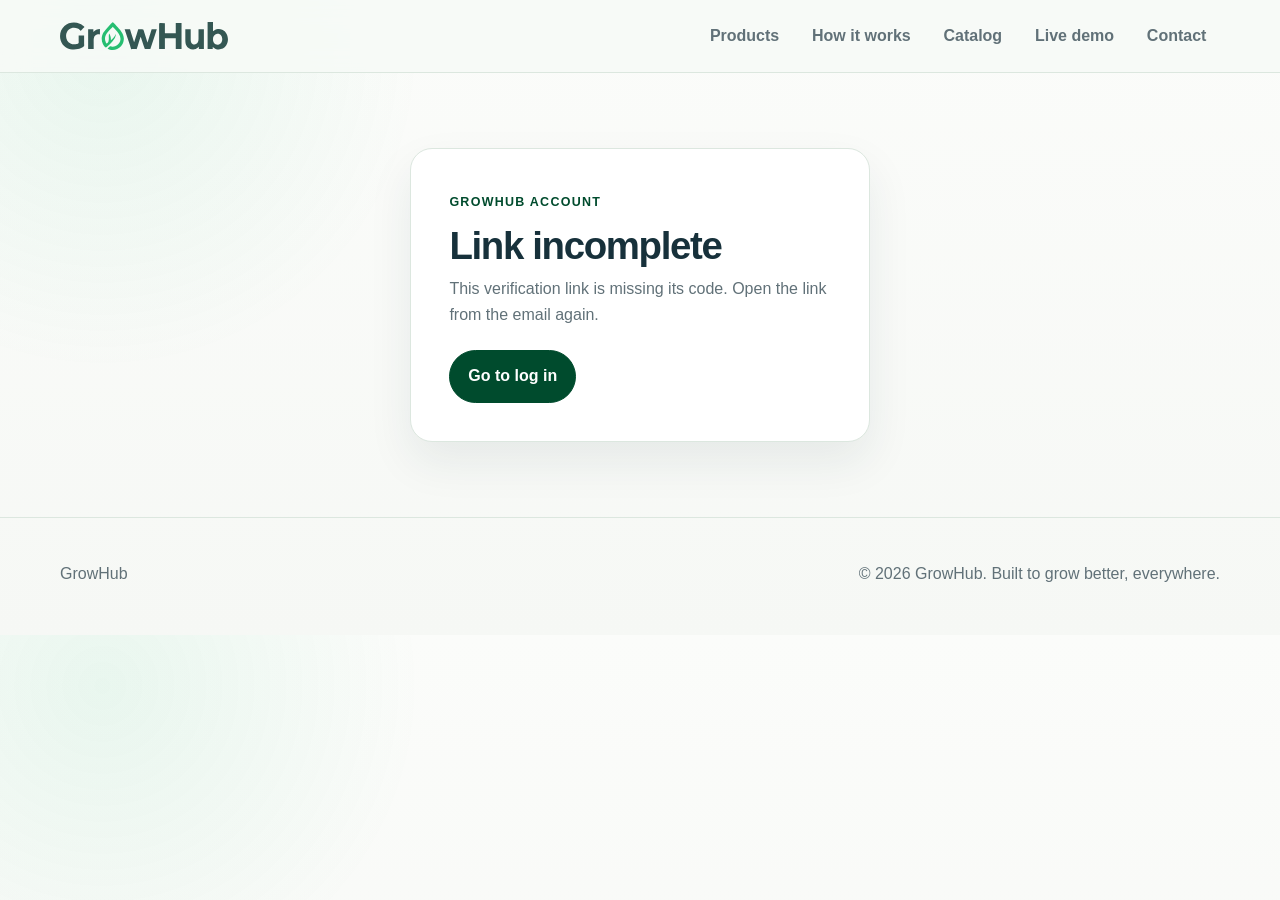
<file: Software/website/frontend/verify.html>
<!DOCTYPE html>
<html lang="en">
<head>
    <meta charset="UTF-8">
    <meta name="viewport" content="width=device-width, initial-scale=1.0">
    <meta name="referrer" content="no-referrer">
    <title>GrowHub | Verify email</title>
    <link rel="stylesheet" href="css/styles.css">
    <link rel="icon" href="assets/img/favicon.svg">
</head>
<body>
    <header class="site-header">
        <div class="container header-inner">
            <a class="brand focus-strip" href="index.html" aria-label="GrowHub home">
                <img src="assets/img/growhub.svg" alt="GrowHub logo" />
            </a>
            <button class="nav-toggle" data-nav-toggle aria-expanded="false" aria-label="Toggle Menu">Menu</button>
            <nav class="nav-menu" data-nav-menu aria-label="Primary">
                <a class="nav-link" href="index.html#products">Products</a>
                <a href="how-it-works.html" class="nav-link">How it works</a>
                <a href="shop.html" class="nav-link">Catalog</a>
                <a href="demo.html" class="nav-link">Live demo</a>
                <a href="index.html#contact" class="nav-link navcta">Contact</a>
            </nav>
        </div>
    </header>

    <main class="section auth-page">
        <div class="container">
            <section class="auth-card" aria-labelledby="verify-title">
                <span class="kicker">GrowHub Account</span>
                <h1 class="section-title" id="verify-title">Verifying your email...</h1>
                <p class="section-lead" id="verify-message" role="status">Hang on a second.</p>
                <a href="login.html" class="btn btn-primary" id="verify-action" hidden>Go to log in</a>
            </section>
        </div>
    </main>

    <footer class="site-footer">
        <div class="container footer-inner">
            <p>GrowHub</p>
            <p>&copy; <span data-year></span> GrowHub. Built to grow better, everywhere.</p>
        </div>
    </footer>

    <script src="js/main.js?v=demo6"></script>
    <script src="js/verify.js"></script>
</body>
</html>
</file>
<file: Firmware/website/assets/css/styles.css>
:root {
    --bg: #f6f8f5;
    --surface: #ffffff;
    --surface-soft: #eef6ef;
    --ink: #17313b;
    --muted: #617178;
    --green: #18b96d;
    --green-dark: #004b2d;
    --green-soft: #dff4e8;
    --line: #dce7df;
    --shadow: 0 20px 45px rgba(23, 49, 59, 0.08);
    --radius: 22px;
    --max-width: 1160px;
}

*,
*::before,
*::after {
    box-sizing: border-box;
}

html {
    scroll-behavior: smooth;
}

body {
    margin: 0;
    font-family: Inter, "Segoe UI", Roboto, Arial, sans-serif;
    color: var(--ink);
    background:
        radial-gradient(circle at 8% 8%, rgba(24, 185, 109, 0.08), transparent 20rem),
        linear-gradient(180deg, #fbfcfa, var(--gb));
    line-height: 1.6;
    overflow-x: hidden;
}

a {
    color: inherit;
    text-decoration: none;
}

img {
    max-width: 100%;
    display: block;
}

.container {
    width: min(100% - 2rem, var(--max-width));
    margin: 0 auto;
}

.site-header {
    position: sticky;
    top: 0;
    z-index: 1000;
    backdrop-filter: blur(14px);
    background: rgba(247, 250, 247, 0.9);
    border-bottom: 1px solid var(--line);
}

header-inner {
    display: flex;
    align-items: center;
    justify-content: space-between;
    gap: 1rem;
    min-height: 72px;
}

.brand {
    display: inline-flex;
    align-items: center;
    width: 168px;
}

.brand img {
    width: 100%;
    height: auto;
}

.nav-toggle {
    border: 1px solid var(--line);
    border-radius: 999px;
    background: var(--surface);
    padding: 0.5rem 0.8rem;
    font-size: 0.95rem;
    display: none;
}

.nav-menu {
    display: flex;
    align-items: center;
    gap: 0.35rem;
}

.nav-link {
    padding: 0.55rem 0.85rem;
    border-radius: 999px;
    color: var(--muted);
    font-weight: 650;
    font-size: 0.94;
}

.nav-link:hover,
.nav-link:focus-visible {
    color: var(--ink);
    background: var(--surface);
}

.nav-link.active {
    color: var(--surface);
    background: var(--green-dark);
}

.hero {
    padding: 7rem 0 5rem;
    position: relative;
    overflow: hidden;
}

.hero::before {
    content: "";
    position: absolute;
    inset: 0;
    background:
        radial-gradient(circle at 82% 18%, rgba(24, 185, 109, 0.16), transparent 20rem),
        linear-gradient(135deg, rgba(0, 75, 45, 0.06), rgba(255, 255, 255, 0));
    pointer-events: none;
}

.hero-grid {
    position: relative;
    display: grid;
    grid-template-columns: minmax(0, 1.05fr) minmax(340px, 0.95fr);
    gap: clamp(2rem, 5vw, 4.5rem);
    align-items: center;
}

.hero-copy h1 {
    margin: 0;
    color: var(--muted);
    max-width: 58ch;
    overflow-wrap: anywhere;
}

.hero-copy p {
    margin: 0;
    color: var(--muted);
    max-width: 58ch;
    font-size: 1.12rem;
}

.hero-card {
    background: linear-gradient(145deg, #ffffff, #f1f7f2);
    border: 1px solid var(--line);
    border-radius: var(--radius);
    padding: 1.5rem;
    box-shadow: var(--shadow);
}

.hero-media {
    border-radius: var(--radius);
    border: 1px solid var(--line);
    background: linear-gradient(180deg, #ffffff, #edf6ef);
    box-shadow: var(--shadow);
    padding: 1rem;
    position: relative;
}

.hero-media::after {
    content: "";
    position: absolute;
    right: -1.1rem;
    bottom: -1.1rem;
    width: 38%;
    height: 38%;
    border-radius: 999px;
    background: rgba(24, 185, 109, 0.12);
    z-index: -1;
}

.hero-media img {
    width: 100%;
    max-height: 470px;
    border-radius: 16px;
    object-fit: contain;
    background: #f9fbf9;
}

.product-visual {
    position: relative;
    border-radius: 30px;
    padding: clamp(1rem, 2vw, 1.35rem);
    background:
        linear-gradient(180deg, rgba(255, 255, 255, 0.92), rgba(239, 247, 240, 0.92)),
        radial-gradient(circle at 70% 0%, rgba(24, 185, 109, 0.18), transparent 22rem);
    border: 1px solid var(--line);
    box-shadow: var(--shadow);
}

.product-visual img {
    width: 100%;
    max-height: 530px;
    object-fit: contain;
    border-radius: 22px;
    background: transparent;
}

.visual-note {
    display: grid;
    gap: 0.2rem;
    margin-top: 0.9rem;
    padding: 1rem;
    border-radius: 18px;
    background: #ffffff;
    border: 1px solid var(--line);
}

.visual-note span {
    color: var(--muted);
    font-size: 0.95rem;
}

.kicker {
    display: inline-block;
    font-size: 0.78rem;
    letter-spacing: 0.08rem;
    text-transform: uppercase;
    color: var(--green-dark);
    margin-bottom: 0.8rem;
    font-weight: 800;
}

.button-group {
    display: flex;
    flex-wrap: wrap;
    gap: 0.75rem;
    margin-top: 1.4rem;
}

.btn {
    border: 1px solid var(--green);
    border-radius: 999px;
    padding: 0.78rem 1.12rem;
    display: inline-flex;
    align-items: center;
    justify-content: center;
    font-weight: 600;
    transition: 180ms ease;
}

.btn-primary {
    background: var(--green-dark);
    color: var(--surface);
    border-color: var(--green-dark);
}

.btn-primary:hover,
.btn-primary:focus-visible {
    background: #063d29;
    border-color: #063d29;
}

.btn-secondary {
    background: transparent;
    color: var(--green-dark);
}

.btn-secondary:hover,
.btn-secondary:focus-visible {
    background: var(--surface);
}

.section {
    padding: 4.7rem 0;
}

.compact-section {
    padding-top: 1.5rem;
}

.section-title {
    margin: 0 0 0.6rem;
    font-size: clamp(1.75rem, 3vw, 2.65rem);
    letter-spacing: -0.035em;
    line-height: 1.08;
    overflow-wrap: anywhere;
}

.section-lead {
    color: var(--muted);
    margin: 0 0 1.4rem;
    max-width: 70ch;
}

.problem-card {
    display: grid;
    gap: 0.75rem;
    padding: clamp(1.5rem, 4vw, 2.6rem);
    border-radius: 30px;
    background: var(--green-dark);
    color: #ffffff;
    box-shadow: var(--shadow);
}

.problem-card h2 {
    max-width: 900px;
    margin: 0;
    font-size: clamp(1.8rem, 3.7vw, 3.2rem);
    line-height: 1.05;
    letter-spacing: -0.045em;
    overflow-wrap: anywhere;
}

.problem-card p {
    max-width: 820px;
    margin: 0;
    color: rgba(255, 255, 255, 0.78);
    font-size: 1.05rem;
}

.problem-card .kicker {
    color: #9df0c3;
}

.grid {
    display: grid;
    gap: 1.1rem;
}

.grid-2 {
    grid-template-columns: repeat(2, minmax(0, 1fr));
}

.grid-3 {
    grid-template-columns: repeat(3, minmax(0, 1fr));
}

.product-grid {
    display: grid;
    grid-template-columns: repeat(2, minmax(0, 1fr));
    gap: 1.2rem;
    margin-top: 1.5rem;
}

.product-card {
    position: relative;
    min-height: 440px;
    display: flex;
    flex-direction: column;
    justify-content: flex-end;
    overflow: hidden;
    border-radius: 30px;
    border: 1px solid var(--line);
    background:
        linear-gradient(189deg, rgba(255, 255, 255, 0.72), #ffffff 54%),
        var(--surface);
    padding: clamp(1.3rem, 3vw, 2rem);
    box-shadow: var(--shadow);
}

.product-card::before {
    content: "";
    position: absolute;
    inset: 1rem;
    border-radius: 24px;
    background: linear-gradient(145deg, rgba(24, 185, 109, 0.14), rgba(255, 255, 255, 0));
    pointer-events: none;
}
</file>
<file: Software/website/frontend/css/styles.css>
:root {
    --bg: #f6f8f5;
    --surface: #ffffff;
    --surface-soft: #eef6ef;
    --ink: #17313b;
    --muted: #617178;
    --green: #18b96d;
    --green-dark: #004b2d;
    --green-soft: #dff4e8;
    --line: #dce7df;
    --shadow: 0 20px 45px rgba(23, 49, 59, 0.08);
    --radius: 22px;
    --max-width: 1160px;
}

*,
*::before,
*::after {
    box-sizing: border-box;
}

html {
    scroll-behavior: smooth;
}

body {
    margin: 0;
    font-family: Inter, "Segoe UI", Roboto, Arial, sans-serif;
    color: var(--ink);
    background:
        radial-gradient(circle at 8% 8%, rgba(24, 185, 109, 0.08), transparent 20rem),
        linear-gradient(180deg, #fbfcfa, var(--bg));
    line-height: 1.6;
    overflow-x: hidden;
}

a {
    color: inherit;
    text-decoration: none;
}

img {
    max-width: 100%;
    display: block;
}

.container {
    width: min(100% - 2rem, var(--max-width));
    margin: 0 auto;
}

.site-header {
    position: sticky;
    top: 0;
    z-index: 1000;
    backdrop-filter: blur(14px);
    background: rgba(247, 250, 247, 0.9);
    border-bottom: 1px solid var(--line);
}

.header-inner {
    display: flex;
    align-items: center;
    justify-content: space-between;
    gap: 1rem;
    min-height: 72px;
}

.brand {
    display: inline-flex;
    align-items: center;
    width: 168px;
}

.brand img {
    width: 100%;
    height: auto;
}

.nav-toggle {
    border: 1px solid var(--line);
    border-radius: 999px;
    background: var(--surface);
    padding: 0.5rem 0.8rem;
    font-size: 0.95rem;
    display: none;
}

.nav-menu {
    display: flex;
    align-items: center;
    gap: 0.35rem;
}

.nav-link {
    padding: 0.55rem 0.85rem;
    border-radius: 999px;
    color: var(--muted);
    font-weight: 650;
    font-size: 0.94;
}

.nav-link:hover,
.nav-link:focus-visible {
    color: var(--ink);
    background: var(--surface);
}

.nav-link.active {
    color: var(--surface);
    background: var(--green-dark);
}

.hero {
    padding: 7rem 0 5rem;
    position: relative;
    overflow: hidden;
}

.hero::before {
    content: "";
    position: absolute;
    inset: 0;
    background:
        radial-gradient(circle at 82% 18%, rgba(24, 185, 109, 0.16), transparent 20rem),
        linear-gradient(135deg, rgba(0, 75, 45, 0.06), rgba(255, 255, 255, 0));
    pointer-events: none;
}

.hero-grid {
    position: relative;
    display: grid;
    grid-template-columns: minmax(0, 1.05fr) minmax(340px, 0.95fr);
    gap: clamp(2rem, 5vw, 4.5rem);
    align-items: center;
}

.hero-copy h1 {
    margin: 0;
    color: var(--muted);
    max-width: 58ch;
    overflow-wrap: anywhere;
}

.hero-copy p {
    margin: 0;
    color: var(--muted);
    max-width: 58ch;
    font-size: 1.12rem;
}

.hero-card {
    background: linear-gradient(145deg, #ffffff, #f1f7f2);
    border: 1px solid var(--line);
    border-radius: var(--radius);
    padding: 1.5rem;
    box-shadow: var(--shadow);
}

.hero-media {
    border-radius: var(--radius);
    border: 1px solid var(--line);
    background: linear-gradient(180deg, #ffffff, #edf6ef);
    box-shadow: var(--shadow);
    padding: 1rem;
    position: relative;
}

.hero-media::after {
    content: "";
    position: absolute;
    right: -1.1rem;
    bottom: -1.1rem;
    width: 38%;
    height: 38%;
    border-radius: 999px;
    background: rgba(24, 185, 109, 0.12);
    z-index: -1;
}

.hero-media img {
    width: 100%;
    max-height: 470px;
    border-radius: 16px;
    object-fit: contain;
    background: #f9fbf9;
}

.product-visual {
    position: relative;
    border-radius: 30px;
    padding: clamp(1rem, 2vw, 1.35rem);
    background:
        linear-gradient(180deg, rgba(255, 255, 255, 0.92), rgba(239, 247, 240, 0.92)),
        radial-gradient(circle at 70% 0%, rgba(24, 185, 109, 0.18), transparent 22rem);
    border: 1px solid var(--line);
    box-shadow: var(--shadow);
}

.product-visual img {
    width: 100%;
    max-height: 530px;
    object-fit: contain;
    border-radius: 22px;
    background: transparent;
}

.visual-note {
    display: grid;
    gap: 0.2rem;
    margin-top: 0.9rem;
    padding: 1rem;
    border-radius: 18px;
    background: #ffffff;
    border: 1px solid var(--line);
}

.visual-note span {
    color: var(--muted);
    font-size: 0.95rem;
}

.kicker {
    display: inline-block;
    font-size: 0.78rem;
    letter-spacing: 0.08rem;
    text-transform: uppercase;
    color: var(--green-dark);
    margin-bottom: 0.8rem;
    font-weight: 800;
}

.button-group {
    display: flex;
    flex-wrap: wrap;
    gap: 0.75rem;
    margin-top: 1.4rem;
}

.btn {
    border: 1px solid var(--green);
    border-radius: 999px;
    padding: 0.78rem 1.12rem;
    display: inline-flex;
    align-items: center;
    justify-content: center;
    font-weight: 600;
    transition: 180ms ease;
}

.btn-primary {
    background: var(--green-dark);
    color: var(--surface);
    border-color: var(--green-dark);
}

.btn-primary:hover,
.btn-primary:focus-visible {
    background: #063d29;
    border-color: #063d29;
}

.btn-secondary {
    background: transparent;
    color: var(--green-dark);
}

.btn-secondary:hover,
.btn-secondary:focus-visible {
    background: var(--surface);
}

.section {
    padding: 4.7rem 0;
}

.compact-section {
    padding-top: 1.5rem;
}

.section-title {
    margin: 0 0 0.6rem;
    font-size: clamp(1.75rem, 3vw, 2.65rem);
    letter-spacing: -0.035em;
    line-height: 1.08;
    overflow-wrap: anywhere;
}

.section-lead {
    color: var(--muted);
    margin: 0 0 1.4rem;
    max-width: 70ch;
}

.problem-card {
    display: grid;
    gap: 0.75rem;
    padding: clamp(1.5rem, 4vw, 2.6rem);
    border-radius: 30px;
    background: var(--green-dark);
    color: #ffffff;
    box-shadow: var(--shadow);
}

.problem-card h2 {
    max-width: 900px;
    margin: 0;
    font-size: clamp(1.8rem, 3.7vw, 3.2rem);
    line-height: 1.05;
    letter-spacing: -0.045em;
    overflow-wrap: anywhere;
}

.problem-card p {
    max-width: 820px;
    margin: 0;
    color: rgba(255, 255, 255, 0.78);
    font-size: 1.05rem;
}

.problem-card .kicker {
    color: #9df0c3;
}

.grid {
    display: grid;
    gap: 1.1rem;
}

.grid-2 {
    grid-template-columns: repeat(2, minmax(0, 1fr));
}

.grid-3 {
    grid-template-columns: repeat(3, minmax(0, 1fr));
}

.product-grid {
    display: grid;
    grid-template-columns: repeat(2, minmax(0, 1fr));
    gap: 1.2rem;
    margin-top: 1.5rem;
}

.product-card {
    position: relative;
    min-height: 440px;
    display: flex;
    flex-direction: column;
    justify-content: flex-end;
    overflow: hidden;
    border-radius: 30px;
    border: 1px solid var(--line);
    background:
        linear-gradient(189deg, rgba(255, 255, 255, 0.72), #ffffff 54%),
        var(--surface);
    padding: clamp(1.3rem, 3vw, 2rem);
    box-shadow: var(--shadow);
}

.product-card::before {
    content: "";
    position: absolute;
    inset: 1rem;
    border-radius: 24px;
    background: linear-gradient(145deg, rgba(24, 185, 109, 0.14), rgba(255, 255, 255, 0));
    pointer-events: none;
}

.product-card > * {
    position: relative;
}

.product-card p {
    margin: 0;
    color: var(--muted);
}

.product-index {
    position: absolute;
    top: 1.35rem;
    left: 1.35rem;
    display: inline-flex;
    align-items: center;
    justify-content: center;
    width: 3rem;
    height: 3rem;
    border-radius: 999px;
    background: var(--green-soft);
    color: var(--green-dark);
    font-weight: 800;
}

.dark-card {
    color: #ffffff;
    border-color: rgba(255, 255, 255, 0.12);
    background:
        linear-gradient(180deg, rgba(0, 75, 45, 0.75), var(--green-dark)),
        var(--green-dark);
}

.dark-card p,
.dark-card .feature-list li {
    color: rgba(255, 255, 255, 0.78);
}

.dark-card .product-index {
    background: rgba(255, 255, 255, 0.12);
    color: #ffffff;
}

.card {
    background: var(--surface);
    border: 1px solid var(--line);
    border-radius: var(--radius);
    padding: 1.45rem;
    box-shadow: var(--shadow);
    transition: transform 180ms ease, box-shadow 180ms ease, border-color 180ms ease;
}

.card:hover {
    transform: translateY(-3px);
    border-color: #c6d7c4;
    box-shadow: 0 14px 32px rgba(24, 35, 27, 0.12);
}

.card-image {
    margin: -0.45rem -0.45rem 1.1rem;
    border-radius: 16px;
    border: 1px solid var(--line);
    overflow: hidden;
    background: #f8faf8;
}

.card-image img {
    width: 100%;
    height: 260px;
    object-fit: contain;
    background: #f8faf8;
}

.card-image.cover img {
    object-fit: cover;
}

.brand-band {
    background: var(--green-dark);
    color: #f4fff8;
    border-radius: var(--radius);
    padding: clamp(1.25rem, 3vw, 2rem);
    border: 1px solid rgba(255, 255, 255, 0.18);
    box-shadow: var(--shadow);
}

.business-grid {
    display: grid;
    grtid-template-columns: minmax(0, 0.9fr) minmax(420px, 1.1fr);
    gap: clamp(2rem, 5vw, 4rem);
    align-items: center;
}

.metric-grid {
    display: grid;
    grid-template-columns: repeat(2, minmax(0, 1fr));
    gap: 1rem;
}

.metric-card {
    min-height: 170px;
    display: flex;
    flex-direction: column;
    justify-content: space-between;
    border-radius: 24px;
    background: var(--surface);
    border: 1px solid var(--line);
    padding: 1.3rem;
    box-shadow: var(--shadow);
}

.metric-card > strong,
.metric-card-main > strong {
    display: block;
    color: var(--green-dark);
    font-size: clamp(1.8rem, 3.5vw, 3rem);
    line-height: 1;
    letter-spacing: -0.045em;
}

.metric-card .detail-stat strong {
    display: inline;
    color: var(--ink);
    font-size: 1rem;
    line-height: 1.2;
    letter-spacing: -0.02em;
}

.metric-card span {
    color: var(--muted);
}

.dashboard-header {
    display: flex;
    justify-content: space-between;
    align-items: flex-end;
    gap: 1rem;
    margin-bottom: 1.25rem;
    flex-wrap: wrap;
}

.dashboard-header .section-lead {
    margin-bottom: 0.35rem;
}

.last-updated {
    margin: 0;
    color: var(--muted);
    font-size: 0.9rem;
    font-weight: 550;
}

.device-selector {
    margin-top: 0;
    margin-bottom: 1.5rem;
}

.metric-card-wide {
    min-height: auto;
    gap: 0.6rem;
}

.metric-group-heading {
    display: flex;
    align-items: baseline;
    justify-content: space-between;
    flex-wrap: wrap;
    gap: 0.5rem 1rem;
    margin: 2rem 0 1rem;
}

.metric-group-heading h2 {
    margin: 0;
    font-size: 1.35rem;
    letter-spacing: -0.02em;
}

.metric-group-heading span {
    color: var(--muted);
    font-size: 0.92rem;
}

.dashboard-metrics {
    margin-bottom: 2rem;
}

.dashboard-metrics.is-loading .metric-card {
    position: relative;
    overflow: hidden;
}

.dashboard-metrics.is-loading .metric-card::after {
    content: "";
    position: absolute;
    inset: 0;
    background: linear-gradient(
        110deg,
        transparent 20%,
        rgba(255, 255, 255, 0.45) 45%,
        transparent 70%
    );
    transform: translateX(-100%);
    animation: dashboard-shimmer 1.4s ease-in-out infinite;
}

.dashboard-metrics.is-loading .metric-card strong,
.dashboard-metrics.is-loading .metric-card span:not(.kicker),
.dashboard-metrics.is-loading .sparkline,
.dashboard-metrics.is-loading .metric-expand-btn {
    opacity: 0.4;
}

@keyframes dashboard-shimmer {
    to {
        transform: translateX(100%);
    }
}

.sparkline {
    width: 120px;
    height: 36px;
    color: var(--green);
    margin: 0.15rem 0;
}

.sparkline-empty {
    fill: var(--muted);
    font-size: 10px;
    font-family: inherit;
}

.metric-card-expandable {
    gap: 0;
}

.metric-card-main {
    display: flex;
    flex-direction: column;
    justify-content: space-between;
    gap: 0.75rem;
    min-height: 140px;
}

.metric-card-heading {
    display: flex;
    align-items: center;
    justify-content: space-between;
    gap: 0.75rem;
}

.metric-expand-btn {
    width: 2rem;
    height: 2rem;
    display: inline-flex;
    align-items: center;
    justify-content: center;
    border: 1px solid var(--line);
    border-radius: 999px;
    background: rgba(255, 255, 255, 0.9);
    color: var(--muted);
    cursor: pointer;
    flex-shrink: 0;
    transition: transform 200ms ease, color 200ms ease, border-color 200ms ease, background 200ms ease;
}

.metric-expand-btn svg {
    width: 1rem;
    height: 1rem;
}

.metric-expand-btn:hover,
.metric-expand-btn:focus-visible {
    color: var(--green-dark);
    border-color: var(--green);
    outline: none;
}

.metric-card-expandable.is-expanded {
    grid-column: 1 / -1;
}

.metric-card-expandable.is-expanded .metric-expand-btn {
    transform: rotate(180deg);
    color: var(--surface);
    background: var(--green-dark);
    border-color: var(--green-dark);
}

.metric-card-detail {
    margin-top: 1rem;
    padding-top: 1rem;
    border-top: 1px solid var(--line);
    display: grid;
    gap: 0.85rem;
}

.metric-card-detail[hidden] {
    display: none;
}

.detail-chart-header {
    display: flex;
    justify-content: space-between;
    align-items: flex-start;
    flex-wrap: wrap;
    gap: 0.75rem;
}

.detail-chart-stats {
    display: flex;
    flex-wrap: wrap;
    gap: 0.55rem;
}

.detail-range {
    display: flex;
    gap: 0.4rem;
}

.detail-stat {
    display: inline-flex;
    flex-direction: column;
    gap: 0.15rem;
    min-width: 4.5rem;
    padding: 0.45rem 0.65rem;
    border: 1px solid var(--line);
    border-radius: 14px;
    background: rgba(255, 255, 255, 0.72);
}

.detail-stat span {
    color: var(--muted);
    font-size: 0.75rem;
    font-weight: 650;
    letter-spacing: 0.04em;
    text-transform: uppercase;
}

.detail-stat strong {
    color: var(--ink);
    font-size: 1rem;
    letter-spacing: -0.02em;
}

.detail-chart {
    width: 100%;
    height: 220px;
    color: var(--green);
    background:
        linear-gradient(180deg, rgba(24, 185, 109, 0.06), rgba(255, 255, 255, 0)),
        #fff;
    border: 1px solid var(--line);
    border-radius: 18px;
}

.detail-chart-empty {
    fill: var(--muted);
    font-size: 14px;
    font-family: inherit;
}

.detail-chart-grid {
    stroke: rgba(15, 40, 28, 0.08);
    stroke-width: 1;
}

.detail-chart-axis {
    fill: var(--muted);
    font-size: 11px;
    font-family: inherit;
}

.detail-chart-area {
    fill: rgba(24, 185, 109, 0.16);
}

.detail-chart-line {
    fill: none;
    stroke: currentColor;
    stroke-width: 2.5;
    stroke-linecap: round;
    stroke-linejoin: round;
}

.detail-chart-dot {
    fill: #fff;
    stroke: currentColor;
    stroke-width: 2;
}

.camera-card {
    padding: 1.5rem;
}

.camera-card-header {
    display: flex;
    justify-content: space-between;
    align-items: center;
    gap: 0.75rem;
    margin-bottom: 1rem;
    flex-wrap: wrap;
}

.camera-node-pill {
    font-size: 0.8rem;
}

.camera-controls {
    display: flex;
    align-items: center;
    gap: 0.6rem;
    flex-wrap: wrap;
}

#camera-source button:disabled {
    opacity: 0.6;
    cursor: progress;
}

.camera-frame {
    background: #000;
    height: min(380px, 55vw);
    display: flex;
    align-items: center;
    justify-content: center;
    position: relative;
}

.camera-frame img {
    max-height: 100%;
    width: 100%;
    object-fit: contain;
}

.chat-card {
    margin-top: 2rem;
}

.chat-card:hover {
    transform: none;
}

.chat-log {
    display: flex;
    flex-direction: column;
    gap: 0.6rem;
    min-height: 120px;
    max-height: 420px;
    overflow-y: auto;
    padding: 0.25rem;
}

.card p.chat-empty {
    margin: auto 0;
}

.chat-message {
    max-width: 85%;
    padding: 0.65rem 0.9rem;
    border-radius: 16px;
    line-height: 1.45;
    white-space: pre-wrap;
    overflow-wrap: anywhere;
}

.chat-message.from-user {
    align-self: flex-end;
    background: var(--green-dark);
    color: var(--surface);
    border-bottom-right-radius: 4px;
}

.chat-message.from-assistant {
    align-self: flex-start;
    background: var(--surface-soft);
    color: var(--ink);
    border-bottom-left-radius: 4px;
}

.chat-message.is-pending {
    color: var(--muted);
    font-style: italic;
}

.chat-message.is-error {
    align-self: flex-start;
    border: 1px solid rgba(230, 57, 70, 0.35);
    background: rgba(230, 57, 70, 0.08);
    color: #a4161a;
}

.chat-suggestions {
    margin-top: 1rem;
}

.chat-suggestions[hidden] {
    display: none;
}

.chat-form {
    display: flex;
    gap: 0.6rem;
    margin-top: 1rem;
}

.chat-form input {
    flex: 1;
    min-width: 0;
    border: 1px solid var(--line);
    border-radius: 999px;
    padding: 0.78rem 1.1rem;
    font: inherit;
    color: var(--ink);
    background: var(--surface);
}

.chat-form input:focus-visible {
    outline: 2px solid var(--green);
    outline-offset: 1px;
}

.chat-form button:disabled {
    opacity: 0.6;
    cursor: wait;
}

.auth-pending main {
    visibility: hidden;
}

.dashboard-account {
    display: flex;
    align-items: center;
    flex-wrap: wrap;
    gap: 0.6rem;
}

#crops-button.needs-setup {
    background: var(--green-dark);
    border-color: var(--green-dark);
    color: var(--surface);
}

.plant-modal {
    position: fixed;
    inset: 0;
    z-index: 40;
    display: grid;
    place-items: center;
    padding: 1.25rem;
    background: rgba(10, 24, 18, 0.62);
    overflow: auto;
}

.plant-modal[hidden] {
    display: none;
}

body.plant-modal-open {
    overflow: hidden;
}

.plant-modal-card {
    width: min(720px, 100%);
    padding: clamp(1.4rem, 3vw, 2.2rem);
    background: var(--surface);
    border: 1px solid var(--line);
    border-radius: var(--radius);
    box-shadow: var(--shadow);
}

.plant-modal-card .section-lead {
    margin-bottom: 1.2rem;
}

.plant-grid {
    display: grid;
    grid-template-columns: repeat(auto-fit, minmax(180px, 1fr));
    gap: 0.75rem;
}

.plant-card {
    display: grid;
    gap: 0.35rem;
    text-align: left;
    padding: 1rem;
    border: 1px solid var(--line);
    border-radius: 18px;
    background: var(--surface-soft);
    color: var(--ink);
    font: inherit;
    cursor: pointer;
    transition: border-color 160ms ease, background 160ms ease, transform 160ms ease;
}

.plant-card:hover,
.plant-card:focus-visible {
    border-color: var(--green);
    transform: translateY(-1px);
}

.plant-card.is-selected {
    background: var(--green-soft);
    border-color: var(--green-dark);
    box-shadow: inset 0 0 0 1px var(--green-dark);
}

.plant-card strong {
    color: var(--green-dark);
    letter-spacing: -0.02em;
}

.plant-card span {
    color: var(--muted);
    font-size: 0.92rem;
}

.plant-card-meta {
    margin-top: 0.2rem;
    font-weight: 650;
    color: var(--ink) !important;
}

.plant-conflict {
    margin: 1rem 0 0;
    padding: 0.7rem 0.9rem;
    border-radius: 14px;
    background: var(--green-soft);
    color: var(--green-dark);
    font-size: 0.9rem;
    font-weight: 650;
}

.plant-tile-step {
    margin-top: 1.4rem;
}

.plant-tile-step h3 {
    margin: 0 0 0.35rem;
    font-size: 1.05rem;
}

.plant-tile-step .section-lead {
    margin-bottom: 0.8rem;
    font-size: 0.95rem;
}

.plant-tile-row {
    display: grid;
    gap: 0.45rem;
    margin-bottom: 0.85rem;
}

.plant-modal-actions {
    margin-top: 1.4rem;
}

.plant-modal-actions .btn {
    cursor: pointer;
    font: inherit;
    font-weight: 600;
}

.plant-modal-actions .btn:disabled {
    opacity: 0.6;
    cursor: wait;
}

.onboard-modal {
    position: fixed;
    inset: 0;
    z-index: 45;
    display: grid;
    place-items: center;
    padding: 1.25rem;
    background: rgba(10, 24, 18, 0.62);
    overflow: auto;
}

.onboard-modal[hidden],
.tour-overlay[hidden] {
    display: none;
}

body.onboard-open {
    overflow: hidden;
}

/* Tour must be able to scroll targets into view; only the bubble captures clicks. */
body.tour-open {
    overscroll-behavior: none;
}

.tour-section {
    display: block;
}

.tour-section .metric-group-heading:first-child {
    margin-top: 2rem;
}

.onboard-card {
    width: min(720px, 100%);
    padding: clamp(1.4rem, 3vw, 2.2rem);
    background: var(--surface);
    border: 1px solid var(--line);
    border-radius: var(--radius);
    box-shadow: var(--shadow);
}

.onboard-progress {
    display: flex;
    gap: 0.45rem;
    margin-bottom: 1rem;
}

.onboard-dot {
    width: 0.55rem;
    height: 0.55rem;
    border-radius: 999px;
    background: var(--line);
}

.onboard-dot.is-done {
    background: var(--green);
}

.onboard-dot.is-active {
    width: 1.35rem;
    background: var(--green-dark);
}

.onboard-options {
    display: grid;
    gap: 0.7rem;
}

.onboard-option {
    display: grid;
    gap: 0.25rem;
    text-align: left;
    padding: 0.95rem 1.05rem;
    border: 1px solid var(--line);
    border-radius: 18px;
    background: var(--surface-soft);
    color: var(--ink);
    font: inherit;
    cursor: pointer;
    transition: border-color 160ms ease, background 160ms ease, transform 160ms ease;
}

.onboard-option:hover,
.onboard-option:focus-visible {
    border-color: var(--green);
    transform: translateY(-1px);
}

.onboard-option.is-selected {
    background: var(--green-soft);
    border-color: var(--green-dark);
    box-shadow: inset 0 0 0 1px var(--green-dark);
}

.onboard-option strong {
    color: var(--green-dark);
}

.onboard-option span {
    color: var(--muted);
    font-size: 0.92rem;
}

.onboard-actions {
    margin-top: 1.4rem;
}

.onboard-actions .btn,
.tour-actions .btn {
    cursor: pointer;
    font: inherit;
    font-weight: 600;
}

.onboard-actions .btn:disabled {
    opacity: 0.6;
    cursor: wait;
}

.onboard-rec-headline {
    margin: 0 0 0.5rem;
    font-size: clamp(1.35rem, 3vw, 1.85rem);
    font-weight: 800;
    color: var(--green-dark);
    letter-spacing: -0.03em;
}

.onboard-rec-summary {
    margin: 0 0 1.1rem;
    color: var(--muted);
}

.onboard-rec-grid {
    display: grid;
    grid-template-columns: repeat(auto-fit, minmax(150px, 1fr));
    gap: 0.7rem;
    margin-bottom: 1rem;
}

.onboard-rec-card {
    display: grid;
    gap: 0.25rem;
    padding: 0.95rem;
    border: 1px solid var(--line);
    border-radius: 18px;
    background: var(--surface-soft);
}

.onboard-rec-card strong {
    color: var(--green-dark);
    font-size: 1.15rem;
}

.onboard-rec-card span:last-child {
    color: var(--muted);
    font-size: 0.9rem;
}

.onboard-why {
    margin: 0 0 1rem;
    padding-left: 1.15rem;
    color: var(--ink);
}

.onboard-why li {
    margin-bottom: 0.35rem;
}

.tour-overlay {
    position: fixed;
    inset: 0;
    z-index: 50;
    background: transparent;
    pointer-events: none;
}

.tour-overlay .tour-bubble,
.tour-overlay .tour-actions .btn {
    pointer-events: auto;
}

.tour-spotlight {
    position: fixed;
    border-radius: 18px;
    box-shadow: 0 0 0 9999px rgba(8, 18, 14, 0.55);
    border: 2px solid var(--green);
    pointer-events: none;
    /* No position transition — scrolling + animating the hole makes it drift mid-step. */
}

.tour-bubble {
    position: fixed;
    z-index: 51;
    max-width: 360px;
    padding: 1.1rem 1.2rem;
    background: var(--surface);
    border: 1px solid var(--line);
    border-radius: 18px;
    box-shadow: var(--shadow);
}

.tour-bubble strong {
    display: block;
    margin: 0.15rem 0 0.45rem;
    font-size: 1.15rem;
    color: var(--green-dark);
}

.tour-bubble p {
    margin: 0 0 1rem;
    color: var(--muted);
}

.tour-actions {
    margin-top: 0;
}

.account-email {
    color: var(--muted);
    font-size: 0.9rem;
    font-weight: 650;
    overflow-wrap: anywhere;
}

.auth-card {
    max-width: 460px;
    margin: 0 auto;
    padding: clamp(1.5rem, 4vw, 2.4rem);
    background: var(--surface);
    border: 1px solid var(--line);
    border-radius: var(--radius);
    box-shadow: var(--shadow);
}

.auth-card .section-lead {
    margin-bottom: 1.4rem;
}

.auth-tabs {
    display: flex;
    gap: 0.5rem;
    margin-bottom: 1.4rem;
}

.auth-form {
    display: grid;
    gap: 1rem;
}

.auth-form label {
    display: grid;
    gap: 0.4rem;
    font-weight: 650;
    color: var(--ink);
}

.auth-form label[hidden],
.auth-form p[hidden] {
    display: none;
}

.auth-form input {
    border: 1px solid var(--line);
    border-radius: 14px;
    padding: 0.78rem 1rem;
    font: inherit;
    color: var(--ink);
    background: var(--surface);
}

.auth-form input:focus-visible {
    outline: 2px solid var(--green);
    outline-offset: 1px;
}

.auth-hint,
.auth-error {
    margin: -0.4rem 0 0;
    font-size: 0.9rem;
}

.auth-hint {
    color: var(--muted);
}

.auth-error {
    color: #c53030;
    font-weight: 650;
}

.auth-form .btn {
    margin-top: 0.4rem;
    cursor: pointer;
    font: inherit;
    font-weight: 600;
}

.auth-form .btn:disabled,
.auth-sent .btn:disabled {
    opacity: 0.6;
    cursor: wait;
}

.auth-form[hidden],
.auth-tabs[hidden],
.auth-sent[hidden],
.auth-notice[hidden] {
    display: none;
}

.auth-sent {
    display: grid;
    gap: 1rem;
}

.auth-sent p {
    margin: 0;
}

.auth-sent strong {
    overflow-wrap: anywhere;
}

.auth-sent .auth-hint {
    margin: 0;
}

.auth-notice {
    padding: 0.7rem 0.9rem;
    border-radius: 14px;
    background: var(--green-soft);
    color: var(--green-dark);
    font-size: 0.9rem;
    font-weight: 650;
}

.auth-sent .btn {
    cursor: pointer;
    font: inherit;
    font-weight: 600;
}

.auth-back {
    justify-self: center;
    border: 0;
    background: none;
    color: var(--muted);
    font: inherit;
    font-size: 0.9rem;
    font-weight: 650;
    cursor: pointer;
    text-decoration: underline;
}

.brand-band .section-title,
.brand-band .section-lead {
    color: #f4fff8;
}

.brand-gallery {
    display: grid;
    gap: 1rem;
    grid-template-columns: repeat(2, minmax(0, 1fr));
}

.brand-gallery img {
    width: 100%;
    border-radius: 12px;
    border: 1px solid rgba(255, 255, 255, 0.2);
    background: #fff;
}

.card h3 {
    margin-top: 0;
    margin-bottom: 0.5rem;
    letter-spacing: -0.015em;
}

.card p {
    margin: 0;
    color: var(--muted);
}

.metric {
    font-size: clamp(1.6rem, 3vw, 2.2rem);
    font-weight: 800;
    margin: 0;
    color: var(--green-dark);
}

.label {
    margin: 0.3rem 0 0;
    color: var(--muted);
}

.split-panel {
    display: grid;
    grid-template-columns: repeat(2, minmax(0, 1fr));
    gap: 1.1rem;
}

.stack-showcase {
    display: grid;
    grid-template-columns: minmax(0, 1.15fr) minmax(0, 1fr);
    gap: clamp(1.5rem, 4vw, 3rem);
    align-items: center;
}

.stack-visual {
    margin: 0;
}

.stack-visual video {
    display: block;
    width: 100%;
    aspect-ratio: 16 / 9;
    object-fit: cover;
    border-radius: 22px;
}

.eyebrow-row {
    display: flex;
    flex-wrap: wrap;
    gap: 0.65rem;
    margin-top: 1.5rem;
}

.pill {
    display: inline-flex;
    align-items: center;
    border: 1px solid var(--line);
    border-radius: 999px;
    background: rgba(255, 255, 255, 0.75);
    color: var(--muted);
    padding: 0.42rem 0.7rem;
    font-size: 0.9rem;
    font-weight: 650;
}

button.pill {
    cursor: pointer;
    font: inherit;
}

.pill.active {
    background: var(--green-dark);
    border-color: var(--green-dark);
    color: var(--surface);
}

.pill.has-alert {
    position: relative;
}

.pill.has-alert::after {
    content: "";
    position: absolute;
    top: -3px;
    right: -3px;
    width: 0.65rem;
    height: 0.65rem;
    border-radius: 50%;
    background: #e63946;
    border: 2px solid var(--surface);
}

.demo-banner {
    display: flex;
    flex-wrap: wrap;
    gap: 1rem;
    justify-content: space-between;
    align-items: center;
    margin-bottom: 1.4rem;
    padding: 1rem 1.2rem;
    border: 1px solid var(--line);
    border-radius: var(--radius);
    background: linear-gradient(135deg, var(--green-soft), var(--surface));
}

.demo-banner[hidden] {
    display: none;
}

.demo-banner strong {
    display: block;
    color: var(--green-dark);
    font-size: 0.95rem;
}

.demo-banner span {
    color: var(--muted);
    font-size: 0.92rem;
}

.demo-banner-actions {
    display: flex;
    flex-wrap: wrap;
    gap: 0.55rem;
}

.auth-demo-link {
    margin: -0.4rem 0 1.2rem;
    color: var(--muted);
    font-size: 0.95rem;
}

.auth-demo-link a {
    color: var(--green-dark);
    font-weight: 700;
    text-decoration: underline;
    text-underline-offset: 0.15em;
}

.how-hero {
    padding-top: 3.4rem;
}

.how-hero-grid,
.how-split {
    display: grid;
    grid-template-columns: minmax(0, 1.15fr) minmax(0, 0.85fr);
    gap: clamp(1.6rem, 4vw, 3rem);
    align-items: start;
}

.how-loop,
.how-status-card,
.how-detail-card,
.how-cta {
    background: var(--surface);
    border: 1px solid var(--line);
    border-radius: var(--radius);
    box-shadow: var(--shadow);
}

.how-loop,
.how-status-card {
    padding: clamp(1.2rem, 3vw, 1.7rem);
}

.how-loop-steps {
    list-style: none;
    margin: 0;
    padding: 0;
    display: grid;
    gap: 1rem;
}

.how-loop-steps li {
    display: grid;
    grid-template-columns: auto 1fr;
    gap: 0.85rem;
    align-items: start;
}

.how-step-index {
    width: 2.2rem;
    height: 2.2rem;
    border-radius: 999px;
    display: inline-flex;
    align-items: center;
    justify-content: center;
    background: var(--green-dark);
    color: var(--surface);
    font-weight: 700;
}

.how-loop-steps strong {
    display: block;
    margin-bottom: 0.15rem;
}

.how-loop-steps p,
.how-status-card p,
.how-detail-card p {
    margin: 0;
    color: var(--muted);
}

.how-status-card strong {
    display: block;
    margin: 0.35rem 0 0.7rem;
    font-size: clamp(1.6rem, 3vw, 2.2rem);
    color: #b7791f;
    letter-spacing: -0.03em;
}

.how-detail-grid {
    margin-top: 0.4rem;
}

.how-detail-card {
    padding: 1.25rem 1.35rem;
}

.how-detail-card h3 {
    margin: 0 0 0.45rem;
    font-size: 1.15rem;
}

.how-cta {
    padding: clamp(1.6rem, 4vw, 2.4rem);
}

.alert-list {
    display: grid;
    gap: 0.5rem;
    margin-bottom: 1.25rem;
}

.alert-list[hidden] {
    display: none;
}

.alert-item {
    border: 1px solid rgba(230, 57, 70, 0.35);
    background: rgba(230, 57, 70, 0.08);
    color: #a4161a;
    border-radius: 14px;
    padding: 0.65rem 0.9rem;
    font-size: 0.92rem;
    font-weight: 600;
}

.dashboard-metrics.is-stale .metric-card > strong,
.dashboard-metrics.is-stale .metric-card-main > strong {
    opacity: 0.5;
}

.number-strip {
    display: grid;
    grid-template-columns: repeat(3, minmax(0, 1fr));
    gap: 1rem;
    margin-top: 1.4rem;
}

.number-card {
    padding: 1.15rem;
    border-radius: 18px;
    border: 1px solid var(--line);
    background: var(--surface);
}

.number-card strong {
    display: block;
    color: var(--green-dark);
    font-size: clamp(1.5rem, 3vw, 2.2rem);
    line-height: 1.1;
}

.tier-grid {
    margin-top: 1.2rem;
}

.feature-list {
    list-style: none;
    padding: 0;
    margin: 1rem 0 0;
    display: grid;
    gap: 0.7rem;
}

.feature-list li {
    border-left: 3px solid var(--green);
    padding-left: 0.85rem;
    color: var(--muted);
}

.quiet-section {
    background: var(--surface);
    border-block: 1px solid var(--line);
}

.contact-layout {
    display: grid;
    grid-template-columns: minmax(0, 1.05fr) minmax(0, 0.95fr);
    gap: clamp(1.8rem, 5vw, 3.2rem);
    align-items: start;
}

.contact-list {
    display: grid;
    gap: 0.7rem;
    margin-top: 1.4rem;
}

.contact-list a,
.contact-list span {
    width: fit-content;
    color: var(--ink);
    font-weight: 700;
}

.contact-list a:hover,
.contact-list a:focus-visible {
    color: var(--muted);
}

.contact-form {
    position: relative;
    display: grid;
    gap: 0.95rem;
    padding: clamp(1.3rem, 3vw, 1.8rem);
    background: var(--surface);
    border: 1px solid var(--line);
    border-radius: var(--radius);
    box-shadow: var(--shadow);
}

.contact-form label {
    display: grid;
    gap: 0.4rem;
    font-weight: 650;
    color: var(--ink);
}

.contact-form input,
.contact-form select,
.contact-form textarea {
    border: 1px solid var(--line);
    border-radius: 14px;
    padding: 0.78rem 1rem;
    font: inherit;
    color: var(--ink);
    background: var(--bg);
    width: 100%;
}

.contact-form textarea {
    resize: vertical;
    min-height: 8rem;
}

.contact-form input:focus-visible,
.contact-form select:focus-visible,
.contact-form textarea:focus-visible {
    outline: 2px solid var(--green);
    outline-offset: 1px;
    background: var(--surface);
}

.contact-honeypot {
    position: absolute;
    left: -10000px;
    width: 1px;
    height: 1px;
    overflow: hidden;
}

.contact-status {
    margin: 0;
    font-size: 0.92rem;
    font-weight: 650;
}

.contact-status.is-error {
    color: #c53030;
}

.contact-status.is-success {
    color: var(--green-dark);
}

.contact-form .btn {
    justify-self: start;
    cursor: pointer;
    font: inherit;
    font-weight: 650;
}

.contact-form .btn:disabled {
    opacity: 0.65;
    cursor: wait;
}

.site-footer {
    border-top: 1px solid var(--line);
    padding: 1.7rem 0 2rem;
    color: var(--muted);
}

.footer-inner {
    display: flex;
    gap: 1rem;
    justify-content: space-between;
    align-items: center;
    flex-wrap: wrap;
}

.focus-ring:focus-visible,
.btn:focus-visible,
.nav-toggle:focus-visible,
.nav-link:focus-visible {
    outline: 3px solid rgba(24, 185, 109, 0.35);
    outline-offset: 2px;
}

.bg-soft {
    background-color: var(--surface-soft);
    border-block: 1px solid var(--line);
}

/* ——— Catalog / shop ——— */
.catalog-hero {
    position: relative;
    min-height: min(92dvh, 860px);
    display: grid;
    align-items: end;
    overflow: hidden;
    color: #f4faf6;
}

.catalog-hero-media {
    position: absolute;
    inset: 0;
}

.catalog-hero-media img {
    width: 100%;
    height: 100%;
    object-fit: cover;
    object-position: center 40%;
    transform: scale(1.02);
}

.catalog-hero-veil {
    position: absolute;
    inset: 0;
    background:
        linear-gradient(180deg, rgba(8, 28, 20, 0.25) 0%, rgba(8, 28, 20, 0.72) 55%, rgba(8, 28, 20, 0.9) 100%),
        radial-gradient(ellipse at 70% 20%, rgba(24, 185, 109, 0.22), transparent 50%);
}

.catalog-hero-copy {
    position: relative;
    z-index: 1;
    padding: clamp(4.5rem, 12vw, 7rem) 0 clamp(3rem, 6vw, 4.5rem);
    max-width: 40rem;
}

.catalog-brand {
    margin: 0 0 0.85rem;
    font-size: clamp(2.6rem, 7vw, 4.4rem);
    font-weight: 800;
    letter-spacing: -0.06em;
    line-height: 0.95;
    color: #ffffff;
    text-wrap: balance;
}

.catalog-hero-title {
    margin: 0 0 0.85rem;
    font-size: clamp(1.35rem, 3.2vw, 1.85rem);
    font-weight: 650;
    letter-spacing: -0.02em;
    line-height: 1.25;
    color: rgba(244, 250, 246, 0.92);
    text-wrap: balance;
}

.catalog-hero-lead {
    margin: 0 0 1.6rem;
    max-width: 34rem;
    color: rgba(230, 240, 234, 0.82);
    font-size: 1.05rem;
}

.catalog-hero .btn-primary {
    background: #ffffff;
    color: var(--green-dark);
}

.catalog-hero .btn-primary:hover {
    background: var(--green-soft);
}

.catalog-hero .btn-secondary {
    border-color: rgba(255, 255, 255, 0.45);
    color: #ffffff;
    background: transparent;
}

.catalog-hero .btn-secondary:hover {
    border-color: #ffffff;
    background: rgba(255, 255, 255, 0.08);
}

.catalog-system {
    background:
        radial-gradient(circle at 12% 0%, rgba(24, 185, 109, 0.1), transparent 28rem),
        var(--bg);
}

.catalog-steps {
    list-style: none;
    margin: 2.2rem 0 0;
    padding: 0;
    display: grid;
    grid-template-columns: repeat(3, minmax(0, 1fr));
    gap: 1.25rem;
}

.catalog-steps li {
    display: grid;
    gap: 0.45rem;
    padding: 1.25rem 0 0;
    border-top: 2px solid var(--green-dark);
}

.catalog-steps strong {
    color: var(--green-dark);
    font-size: 1.05rem;
    letter-spacing: -0.02em;
}

.catalog-steps span {
    color: var(--muted);
    font-size: 0.98rem;
}

.catalog-lineup {
    background: var(--surface);
    border-block: 1px solid var(--line);
}

.catalog-lineup-header {
    display: flex;
    flex-wrap: wrap;
    align-items: flex-end;
    justify-content: space-between;
    gap: 1.5rem 2rem;
    margin-bottom: 2.4rem;
}

.showcase-filters {
    display: flex;
    flex-wrap: wrap;
    gap: 0.35rem;
    padding: 0.3rem;
    border-radius: 14px;
    border: 1px solid var(--line);
    background: var(--surface-soft);
}

.filter-btn {
    border: none;
    background: transparent;
    padding: 0.5rem 1rem;
    border-radius: 10px;
    font: inherit;
    font-weight: 650;
    color: var(--muted);
    cursor: pointer;
    transition: color 180ms ease, background 180ms ease;
    font-size: 0.9rem;
}

.filter-btn:hover {
    color: var(--ink);
}

.filter-btn.active {
    background: var(--green-dark);
    color: var(--surface);
}

.catalog-status {
    margin: 0 0 1.25rem;
    color: var(--muted);
}

.catalog-status.is-error {
    color: #8a2f2f;
}

.catalog-list {
    display: grid;
    gap: clamp(2.5rem, 6vw, 4rem);
}

.catalog-item {
    display: grid;
    grid-template-columns: minmax(0, 1.05fr) minmax(0, 1fr);
    gap: clamp(1.4rem, 4vw, 2.8rem);
    align-items: center;
    opacity: 1;
    transform: none;
    transition: opacity 420ms ease, transform 420ms ease;
    transition-delay: var(--reveal-delay, 0ms);
}

@media (prefers-reduced-motion: no-preference) {
    .catalog-item:not(.is-visible) {
        opacity: 0;
        transform: translateY(14px);
    }
}

.catalog-item.is-visible {
    opacity: 1;
    transform: none;
}

.catalog-item:nth-child(even) {
    direction: rtl;
}

.catalog-item:nth-child(even) > * {
    direction: ltr;
}

.catalog-item[hidden] {
    display: none !important;
}

.catalog-item-media {
    position: relative;
    margin: 0;
    border-radius: calc(var(--radius) + 4px);
    overflow: hidden;
    background:
        radial-gradient(circle at 30% 20%, rgba(24, 185, 109, 0.12), transparent 45%),
        linear-gradient(160deg, #f4faf6, #e7f0ea);
    border: 1px solid var(--line);
    min-height: clamp(240px, 36vw, 420px);
}

.catalog-item-media img {
    width: 100%;
    height: 100%;
    min-height: inherit;
    object-fit: cover;
    object-position: center;
}

.catalog-badge {
    position: absolute;
    top: 1rem;
    left: 1rem;
    background: var(--green-dark);
    color: #ffffff;
    padding: 0.35rem 0.75rem;
    border-radius: 8px;
    font-size: 0.72rem;
    font-weight: 750;
    letter-spacing: 0.06em;
    text-transform: uppercase;
}

.catalog-item-copy h3 {
    margin: 0.35rem 0 0.4rem;
    font-size: clamp(1.45rem, 2.6vw, 1.9rem);
    letter-spacing: -0.03em;
    color: var(--green-dark);
    text-wrap: balance;
}

.catalog-tagline {
    margin: 0 0 0.7rem;
    font-weight: 650;
    color: var(--ink);
}

.catalog-desc {
    margin: 0 0 1.1rem;
    color: var(--muted);
    max-width: 38rem;
}

.catalog-specs {
    display: grid;
    grid-template-columns: repeat(3, minmax(0, 1fr));
    gap: 0.75rem;
    margin: 0 0 1.1rem;
}

.catalog-specs div {
    padding-top: 0.55rem;
    border-top: 1px solid var(--line);
}

.catalog-specs dt {
    margin: 0;
    color: var(--muted);
    font-size: 0.78rem;
    letter-spacing: 0.04em;
    text-transform: uppercase;
}

.catalog-specs dd {
    margin: 0.2rem 0 0;
    font-weight: 700;
    color: var(--ink);
    letter-spacing: -0.02em;
}

.catalog-features {
    margin-bottom: 1.35rem;
}

.catalog-item-actions {
    display: flex;
    flex-wrap: wrap;
    align-items: center;
    gap: 0.9rem 1.2rem;
}

.catalog-price {
    font-weight: 800;
    font-size: 1.15rem;
    letter-spacing: -0.02em;
    color: var(--green-dark);
    font-variant-numeric: tabular-nums;
}

.catalog-cta {
    background:
        linear-gradient(135deg, rgba(0, 75, 45, 0.06), transparent 40%),
        var(--surface-soft);
}

.catalog-cta-inner {
    display: flex;
    flex-wrap: wrap;
    align-items: flex-end;
    justify-content: space-between;
    gap: 1.5rem 2rem;
}

.catalog-cta-inner .section-lead {
    margin-bottom: 0;
    max-width: 36rem;
}

@media (max-width: 900px) {
    .catalog-steps {
        grid-template-columns: 1fr;
    }

    .catalog-item,
    .catalog-item:nth-child(even) {
        grid-template-columns: 1fr;
        direction: ltr;
    }

    .catalog-item-media {
        min-height: 240px;
    }

    .catalog-specs {
        grid-template-columns: 1fr;
    }
}

@media (prefers-reduced-motion: reduce) {
    .catalog-item {
        opacity: 1;
        transform: none;
        transition: none;
    }
}

.text-link {
    font-weight: 700;
    color: var(--green-dark);
    display: inline-flex;
    align-items: center;
    transition: color 200ms ease;
}

.text-link:hover {
    color: var(--green);
}

.hidden {
    display: none !important;
}

@media (max-width: 900px) {
    .hero-grid,
    .grid-3,
    .grid-2,
    .split-panel,
    .stack-showcase,
    .brand-gallery,
    .number-strip,
    .product-grid,
    .business-grid,
    .metric-grid,
    .contact-layout,
    .how-hero-grid,
    .how-split {
        grid-template-columns: 1fr;
    }

    .dashboard-header {
        flex-direction: column;
        align-items: flex-start;
    }

    .device-selector {
        margin-bottom: 1.15rem;
    }

    .camera-frame {
        height: min(280px, 70vw);
    }

    .hero {
        padding-top: 4rem;
    }

    .product-card {
        min-height: auto;
        justify-content: flex-start;
        padding-top: 5rem;
    }
}

@media (max-width: 760px) {
    .container {
        width: min(100% - 1.25rem, var(--max-width));
    }

    .brand {
        width: 132px;
        min-width: 0;
    }

    .nav-toggle {
        display: inline-flex;
        flex: 0 0 auto;
    }

    .nav-menu {
        position: absolute;
        top: 72px;
        right: 1rem;
        left: 1rem;
        flex-direction: column;
        align-items: stretch;
        border-radius: 12px;
        border: 1px solid var(--line);
        background: var(--surface);
        padding: 0.45rem;
        box-shadow: var(--shadow);
        display: none;
        z-index: 1001;
    }

    .nav-menu.open {
        display: flex;
    }

    .nav-link {
        border-radius: 10px;
    }

    .hero {
        padding: 2.75rem 0 3rem;
    }

    .hero-grid {
        gap: 1.5rem;
    }

    .hero-copy h1 {
        font-size: clamp(2.05rem, 10.5vw, 3rem);
        line-height: 1.05;
        letter-spacing: -0.04em;
    }

    .hero-copy p,
    .section-lead,
    .problem-card p {
        font-size: 1rem;
    }

    .product-visual {
        border-radius: 22px;
        padding: 0.75rem;
    }

    .product-visual img {
        max-height: 360px;
        border-radius: 16px;
    }

    .visual-note {
        padding: 0.85rem;
    }

    .section {
        padding: 3rem 0;
    }

    .compact-section {
        padding-top: 0.5rem;
    }

    .problem-card {
        border-radius: 22px;
        padding: 4.75rem 1.1rem 1.2rem;
    }

    .problem-card h2,
    .section-title {
        font-size: clamp(1.55rem, 8vw, 2.25rem);
        line-height: 1.12;
        letter-spacing: -0.03em;
    }

    .product-card {
        border-radius: 22px;
        padding: 4.75rem, 1.1rem 1.2rem;
    }

    .product-card h3 {
        font-size: clamp(1.55rem, 8vw, 2.15rem);
        line-height: 1.05;
    }

    .product-index {
        top: 1rem;
        left: 1rem;
        width: 2.55rem;
        height: 2.55rem;
    }

    .metric-grid {
        gap: 0.8rem;
    }

    .metric-card {
        min-height: auto;
        gap: 1rem;
    }

    .metric-card > strong,
    .metric-card-main > strong {
        font-size: clamp(1.65rem, 10vw, 2.4rem);
    }

    .sparkline {
        width: 100%;
        max-width: 160px;
    }

    .detail-chart {
        height: 180px;
    }

    .contact-list a,
    .contact-list span {
        max-width: 100%;
        overflow-wrap: anywhere;
    }

    .button-group {
        width: 100%;
    }

    .btn {
        width: 100%;
    }
}

@media (max-width: 420px) {
    .header-inner {
        min-height: 64px;
    }

    .nav-menu {
        top: 64px;
    }

    .brand {
        width: 110px;
    }
    
    .eyebrow-row {
        gap: 0.45rem;
    }

    .pill {
        font-size: 0.82rem;
    }
}

@media (prefers-reduced-motion: reduce) {
    *,
    *::before,
    *::after {
        animation: none !important;
        transition: none !important;
        scroll-behavior: auto !important;
    }
}
</file>
